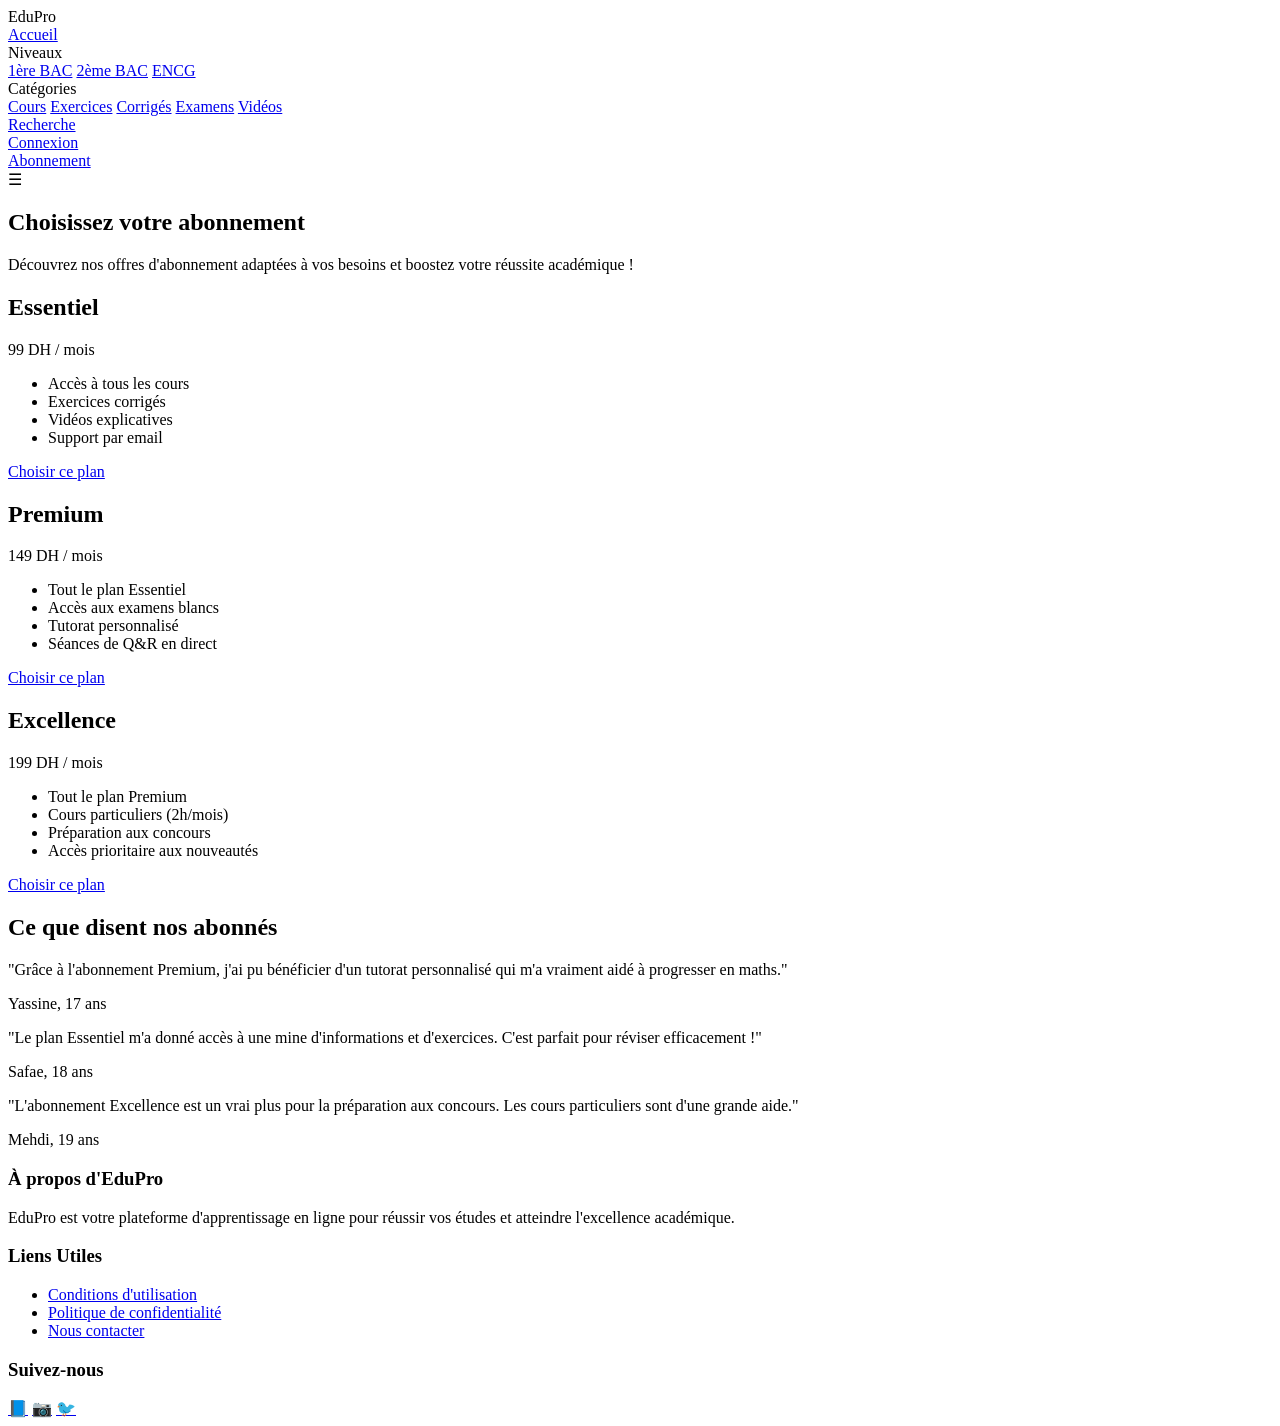
<file: abonnement.html>
<html lang="fr"><head><base href="https://fourou-shop.websim.ai/abonnement">
<title>EduPro - Abonnement</title>
<link rel="stylesheet" href="css/style.css">
</head>
<body>
  <header>
    <nav class="container">
      <div class="logo">EduPro</div>
      <div class="menu">
        <div class="menu-item">
          <a href="/">Accueil</a>
        </div>
        <div class="menu-item">
          Niveaux
          <div class="dropdown">
            <a href="/niveaux/1bac">1ère BAC</a>
            <a href="/niveaux/2bac">2ème BAC</a>
            <a href="/niveaux/encg">ENCG</a>
          </div>
        </div>
        <div class="menu-item">
          Catégories
          <div class="dropdown">
            <a href="/categories/cours">Cours</a>
            <a href="/categories/exercices">Exercices</a>
            <a href="/categories/corriges">Corrigés</a>
            <a href="/categories/examens">Examens</a>
            <a href="/categories/videos">Vidéos</a>
          </div>
        </div>
        <div class="menu-item">
          <a href="/recherche">Recherche</a>
        </div>
        <div class="menu-item" id="userMenu">
          <a href="/connexion">Connexion</a>
        </div>
      </div>
      <a href="/abonnement" class="subscription-btn">Abonnement</a>
      <div class="mobile-menu-toggle">☰</div>
    </nav>
  </header>

  <main class="container">
    <section class="subscription-section">
      <h1>Choisissez votre abonnement</h1>
      <p>Découvrez nos offres d'abonnement adaptées à vos besoins et boostez votre réussite académique !</p>
      
      <div class="subscription-plans">
        <div class="plan">
          <h2>Essentiel</h2>
          <div class="plan-price">99 DH / mois</div>
          <ul>
            <li>Accès à tous les cours</li>
            <li>Exercices corrigés</li>
            <li>Vidéos explicatives</li>
            <li>Support par email</li>
          </ul>
          <a href="#" class="plan-btn" onclick="subscribe('Essentiel')">Choisir ce plan</a>
        </div>
        
        <div class="plan">
          <h2>Premium</h2>
          <div class="plan-price">149 DH / mois</div>
          <ul>
            <li>Tout le plan Essentiel</li>
            <li>Accès aux examens blancs</li>
            <li>Tutorat personnalisé</li>
            <li>Séances de Q&amp;R en direct</li>
          </ul>
          <a href="#" class="plan-btn" onclick="subscribe('Premium')">Choisir ce plan</a>
        </div>
        
        <div class="plan">
          <h2>Excellence</h2>
          <div class="plan-price">199 DH / mois</div>
          <ul>
            <li>Tout le plan Premium</li>
            <li>Cours particuliers (2h/mois)</li>
            <li>Préparation aux concours</li>
            <li>Accès prioritaire aux nouveautés</li>
          </ul>
          <a href="#" class="plan-btn" onclick="subscribe('Excellence')">Choisir ce plan</a>
        </div>
      </div>
    </section>

    <section class="testimonials">
      <h2>Ce que disent nos abonnés</h2>
      <div class="testimonial">
        <p>"Grâce à l'abonnement Premium, j'ai pu bénéficier d'un tutorat personnalisé qui m'a vraiment aidé à progresser en maths."</p>
        <div class="student-name">Yassine, 17 ans</div>
      </div>
      <div class="testimonial">
        <p>"Le plan Essentiel m'a donné accès à une mine d'informations et d'exercices. C'est parfait pour réviser efficacement !"</p>
        <div class="student-name">Safae, 18 ans</div>
      </div>
      <div class="testimonial">
        <p>"L'abonnement Excellence est un vrai plus pour la préparation aux concours. Les cours particuliers sont d'une grande aide."</p>
        <div class="student-name">Mehdi, 19 ans</div>
      </div>
    </section>
  </main>

  <footer>
    <div class="container footer-content">
      <div class="footer-section">
        <h3>À propos d'EduPro</h3>
        <p>EduPro est votre plateforme d'apprentissage en ligne pour réussir vos études et atteindre l'excellence académique.</p>
      </div>
      <div class="footer-section">
        <h3>Liens Utiles</h3>
        <ul>
          <li><a href="/conditions">Conditions d'utilisation</a></li>
          <li><a href="/confidentialite">Politique de confidentialité</a></li>
          <li><a href="/contact">Nous contacter</a></li>
        </ul>
      </div>
      <div class="footer-section">
        <h3>Suivez-nous</h3>
        <div class="social-icons">
          <a href="https://facebook.com/eduPro" target="_blank">📘</a>
          <a href="https://instagram.com/edu_pro" target="_blank">📷</a>
          <a href="https://twitter.com/eduPro" target="_blank">🐦</a>
        </div>
      </div>
    </div>
  </footer>

  <script>
    let isLoggedIn = false;
    let hasSubscription = false;

    function updateUserMenu() {
      const userMenu = document.getElementById('userMenu');
      if (isLoggedIn) {
        userMenu.innerHTML = '<a href="/profil">Mon Profil</a>';
      } else {
        userMenu.innerHTML = '<a href="/connexion">Connexion</a>';
      }
    }

    function subscribe(plan) {
      if (!isLoggedIn) {
        alert('Veuillez vous connecter pour souscrire à un abonnement.');
        window.location.href = '/connexion';
        return;
      }

      // Simulate a subscription process
      setTimeout(() => {
        hasSubscription = true;
        alert(`Félicitations ! Vous êtes maintenant abonné au plan ${plan}. Profitez pleinement de votre apprentissage avec EduPro !`);
        window.location.href = '/';
      }, 1000);
    }

    // Mobile menu toggle
    const mobileMenuToggle = document.querySelector('.mobile-menu-toggle');
    const menu = document.querySelector('.menu');

    mobileMenuToggle.addEventListener('click', () => {
      menu.classList.toggle('active'); // Updated line
    });

    // Update user menu on page load
    updateUserMenu();
  </script>
</body></html>
</file>
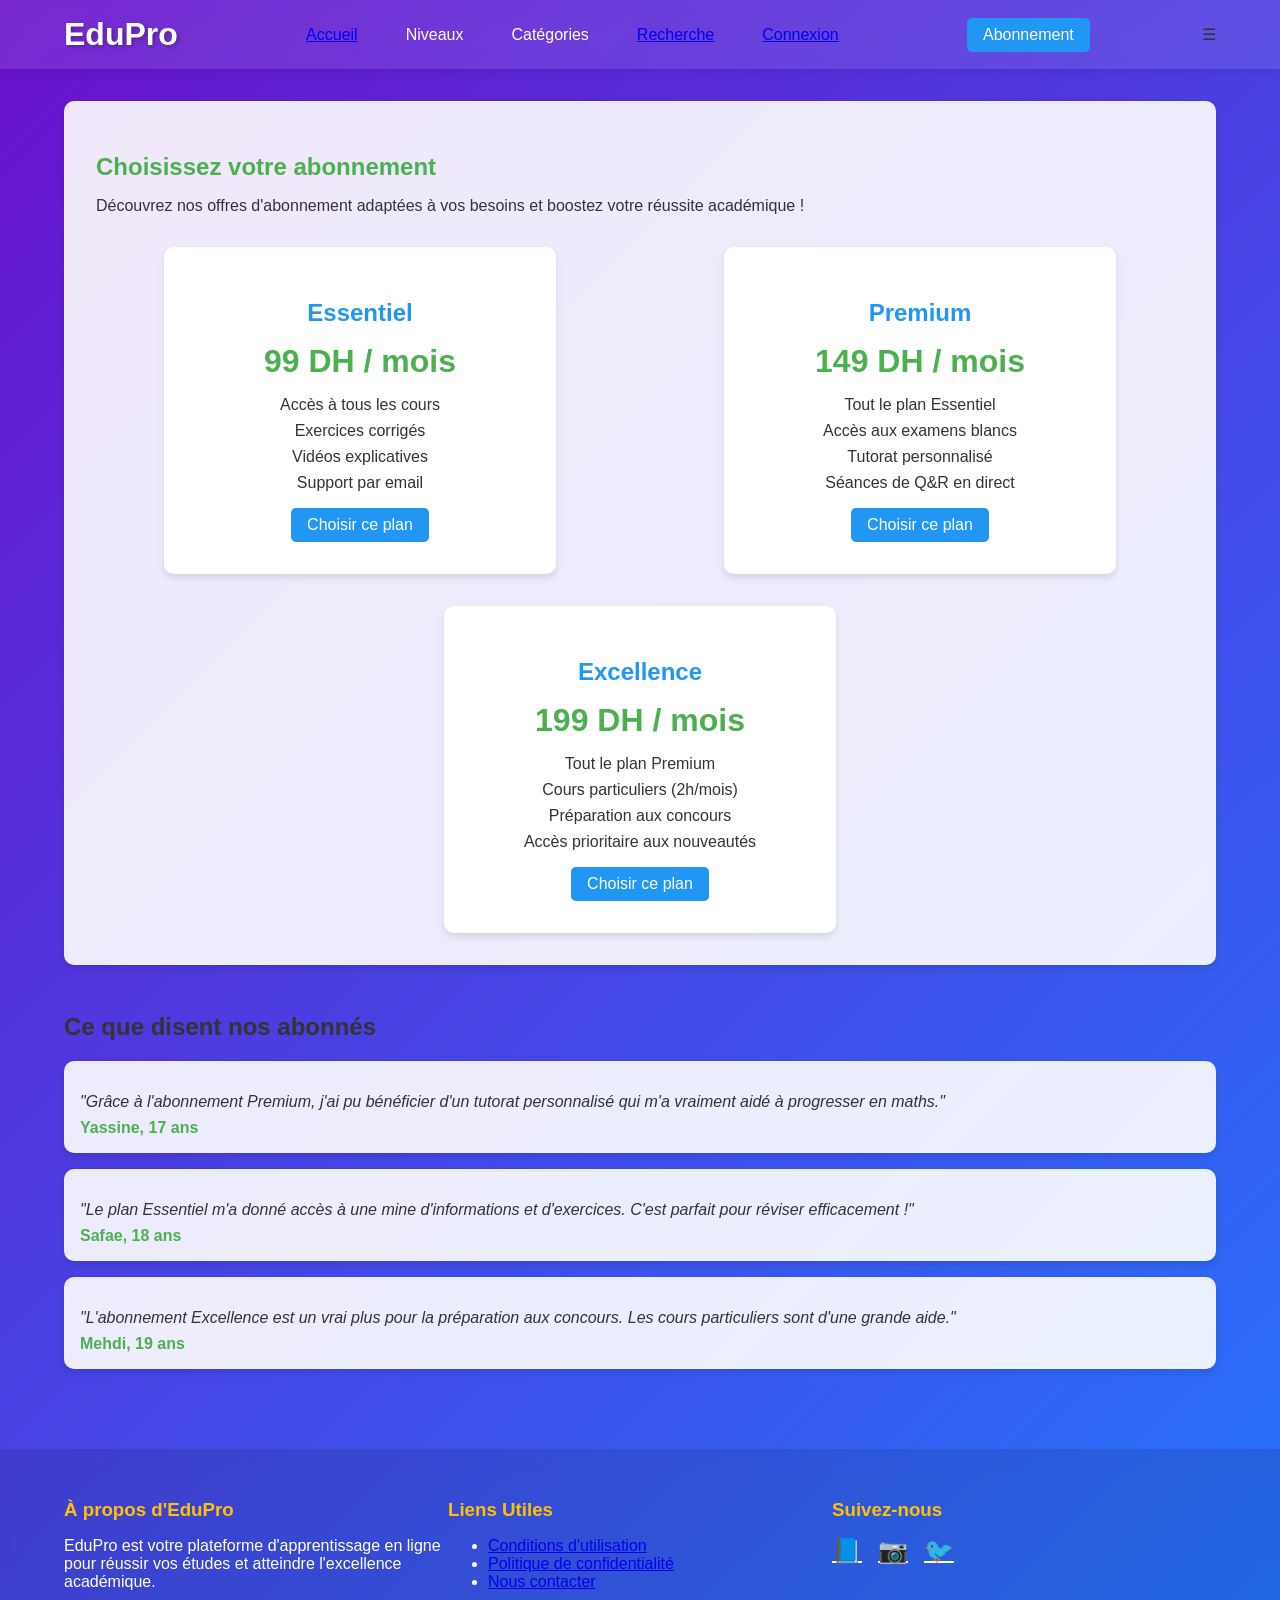
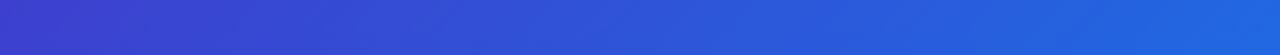
<file: abonnment.html>
<html><head><base href="https://fourou-shop.websim.ai/abonnement">
<title>EduPro - Abonnement</title>
<style>
:root {
  --primary-color: #4CAF50;
  --secondary-color: #FFC107;
  --accent-color: #2196F3;
  --text-color: #333333;
  --background-color: #F5F5F5;
  --gradient-start: #6A11CB;
  --gradient-end: #2575FC;
}

body {
  font-family: 'Roboto', sans-serif;
  background: linear-gradient(135deg, var(--gradient-start), var(--gradient-end));
  color: var(--text-color);
  margin: 0;
  padding: 0;
  min-height: 100vh;
  display: flex;
  flex-direction: column;
}

.container {
  width: 90%;
  max-width: 1200px;
  margin: 0 auto;
}

header {
  background: rgba(255, 255, 255, 0.1);
  backdrop-filter: blur(10px);
  position: sticky;
  top: 0;
  z-index: 1000;
  box-shadow: 0 2px 10px rgba(0,0,0,0.1);
}

nav {
  display: flex;
  justify-content: space-between;
  align-items: center;
  padding: 1rem 0;
}

.logo {
  font-size: 2rem;
  font-weight: bold;
  color: white;
  text-shadow: 2px 2px 4px rgba(0,0,0,0.3);
}

.menu {
  display: flex;
  gap: 1rem;
}

.menu-item {
  position: relative;
  padding: 0.5rem 1rem;
  cursor: pointer;
  transition: all 0.3s ease;
  color: white;
}

.menu-item:hover {
  background-color: rgba(255,255,255,0.2);
  border-radius: 5px;
}

.dropdown {
  position: absolute;
  top: 100%;
  left: 0;
  background: rgba(255, 255, 255, 0.9);
  backdrop-filter: blur(10px);
  min-width: 150px;
  border-radius: 5px;
  display: none;
  box-shadow: 0 2px 10px rgba(0,0,0,0.1);
}

.menu-item:hover .dropdown {
  display: block;
}

.dropdown a {
  display: block;
  padding: 0.5rem 1rem;
  color: var(--text-color);
  text-decoration: none;
}

.dropdown a:hover {
  background: rgba(0,0,0,0.1);
}

.subscription-btn {
  background-color: var(--accent-color);
  color: white;
  padding: 0.5rem 1rem;
  border-radius: 5px;
  text-decoration: none;
  transition: all 0.3s ease;
}

.subscription-btn:hover {
  background-color: #1976D2;
  transform: translateY(-2px);
}

main {
  flex-grow: 1;
  padding: 2rem 0;
}

.subscription-section {
  background: rgba(255, 255, 255, 0.9);
  border-radius: 10px;
  padding: 2rem;
  margin-bottom: 2rem;
  box-shadow: 0 4px 6px rgba(0, 0, 0, 0.1);
}

.subscription-section h1 {
  color: var(--primary-color);
  margin-bottom: 1rem;
}

.subscription-plans {
  display: flex;
  justify-content: space-around;
  flex-wrap: wrap;
  gap: 2rem;
  margin-top: 2rem;
}

.plan {
  background: white;
  border-radius: 10px;
  padding: 2rem;
  width: calc(33% - 2rem);
  min-width: 250px;
  box-shadow: 0 4px 6px rgba(0, 0, 0, 0.1);
  text-align: center;
  transition: transform 0.3s ease;
}

.plan:hover {
  transform: translateY(-5px);
}

.plan h2 {
  color: var(--accent-color);
  margin-bottom: 1rem;
}

.plan-price {
  font-size: 2rem;
  font-weight: bold;
  color: var(--primary-color);
  margin-bottom: 1rem;
}

.plan ul {
  list-style-type: none;
  padding: 0;
  margin-bottom: 1rem;
}

.plan li {
  margin-bottom: 0.5rem;
}

.plan-btn {
  background-color: var(--accent-color);
  color: white;
  padding: 0.5rem 1rem;
  border-radius: 5px;
  text-decoration: none;
  transition: all 0.3s ease;
  display: inline-block;
}

.plan-btn:hover {
  background-color: #1976D2;
  transform: translateY(-2px);
}

.testimonials {
  margin-top: 3rem;
}

.testimonial {
  background: rgba(255, 255, 255, 0.9);
  border-radius: 10px;
  padding: 1rem;
  margin-bottom: 1rem;
  box-shadow: 0 4px 6px rgba(0, 0, 0, 0.1);
}

.testimonial p {
  font-style: italic;
  margin-bottom: 0.5rem;
}

.testimonial .student-name {
  font-weight: bold;
  color: var(--primary-color);
}

footer {
  background: rgba(0, 0, 0, 0.1);
  backdrop-filter: blur(10px);
  padding: 2rem 0;
  margin-top: 2rem;
  color: white;
}

.footer-content {
  display: flex;
  justify-content: space-between;
  flex-wrap: wrap;
}

.footer-section {
  flex: 1;
  min-width: 200px;
  margin-bottom: 1rem;
}

.footer-section h3 {
  margin-bottom: 1rem;
  color: var(--secondary-color);
}

.social-icons {
  display: flex;
  gap: 1rem;
}

.social-icons a {
  color: white;
  font-size: 1.5rem;
  transition: color 0.3s ease;
}

.social-icons a:hover {
  color: var(--secondary-color);
}

@media (max-width: 768px) {
  .menu {
    display: none;
  }
  
  .mobile-menu-toggle {
    display: block;
    font-size: 1.5rem;
    cursor: pointer;
    color: white;
  }
  
  .footer-content {
    flex-direction: column;
  }

  .plan {
    width: 100%;
  }
}
</style>
</head>
<body>
  <header>
    <nav class="container">
      <div class="logo">EduPro</div>
      <div class="menu">
        <div class="menu-item">
          <a href="/">Accueil</a>
        </div>
        <div class="menu-item">
          Niveaux
          <div class="dropdown">
            <a href="/niveaux/1bac">1ère BAC</a>
            <a href="/niveaux/2bac">2ème BAC</a>
            <a href="/niveaux/encg">ENCG</a>
          </div>
        </div>
        <div class="menu-item">
          Catégories
          <div class="dropdown">
            <a href="/categories/cours">Cours</a>
            <a href="/categories/exercices">Exercices</a>
            <a href="/categories/corriges">Corrigés</a>
            <a href="/categories/examens">Examens</a>
            <a href="/categories/videos">Vidéos</a>
          </div>
        </div>
        <div class="menu-item">
          <a href="/recherche">Recherche</a>
        </div>
        <div class="menu-item" id="userMenu">
          <a href="/connexion">Connexion</a>
        </div>
      </div>
      <a href="/abonnement" class="subscription-btn">Abonnement</a>
      <div class="mobile-menu-toggle">☰</div>
    </nav>
  </header>

  <main class="container">
    <section class="subscription-section">
      <h1>Choisissez votre abonnement</h1>
      <p>Découvrez nos offres d'abonnement adaptées à vos besoins et boostez votre réussite académique !</p>
      
      <div class="subscription-plans">
        <div class="plan">
          <h2>Essentiel</h2>
          <div class="plan-price">99 DH / mois</div>
          <ul>
            <li>Accès à tous les cours</li>
            <li>Exercices corrigés</li>
            <li>Vidéos explicatives</li>
            <li>Support par email</li>
          </ul>
          <a href="#" class="plan-btn" onclick="subscribe('Essentiel')">Choisir ce plan</a>
        </div>
        
        <div class="plan">
          <h2>Premium</h2>
          <div class="plan-price">149 DH / mois</div>
          <ul>
            <li>Tout le plan Essentiel</li>
            <li>Accès aux examens blancs</li>
            <li>Tutorat personnalisé</li>
            <li>Séances de Q&amp;R en direct</li>
          </ul>
          <a href="#" class="plan-btn" onclick="subscribe('Premium')">Choisir ce plan</a>
        </div>
        
        <div class="plan">
          <h2>Excellence</h2>
          <div class="plan-price">199 DH / mois</div>
          <ul>
            <li>Tout le plan Premium</li>
            <li>Cours particuliers (2h/mois)</li>
            <li>Préparation aux concours</li>
            <li>Accès prioritaire aux nouveautés</li>
          </ul>
          <a href="#" class="plan-btn" onclick="subscribe('Excellence')">Choisir ce plan</a>
        </div>
      </div>
    </section>

    <section class="testimonials">
      <h2>Ce que disent nos abonnés</h2>
      <div class="testimonial">
        <p>"Grâce à l'abonnement Premium, j'ai pu bénéficier d'un tutorat personnalisé qui m'a vraiment aidé à progresser en maths."</p>
        <div class="student-name">Yassine, 17 ans</div>
      </div>
      <div class="testimonial">
        <p>"Le plan Essentiel m'a donné accès à une mine d'informations et d'exercices. C'est parfait pour réviser efficacement !"</p>
        <div class="student-name">Safae, 18 ans</div>
      </div>
      <div class="testimonial">
        <p>"L'abonnement Excellence est un vrai plus pour la préparation aux concours. Les cours particuliers sont d'une grande aide."</p>
        <div class="student-name">Mehdi, 19 ans</div>
      </div>
    </section>
  </main>

  <footer>
    <div class="container footer-content">
      <div class="footer-section">
        <h3>À propos d'EduPro</h3>
        <p>EduPro est votre plateforme d'apprentissage en ligne pour réussir vos études et atteindre l'excellence académique.</p>
      </div>
      <div class="footer-section">
        <h3>Liens Utiles</h3>
        <ul>
          <li><a href="/conditions">Conditions d'utilisation</a></li>
          <li><a href="/confidentialite">Politique de confidentialité</a></li>
          <li><a href="/contact">Nous contacter</a></li>
        </ul>
      </div>
      <div class="footer-section">
        <h3>Suivez-nous</h3>
        <div class="social-icons">
          <a href="https://facebook.com/eduPro" target="_blank">📘</a>
          <a href="https://instagram.com/edu_pro" target="_blank">📷</a>
          <a href="https://twitter.com/eduPro" target="_blank">🐦</a>
        </div>
      </div>
    </div>
  </footer>

  <script>
    let isLoggedIn = false;
    let hasSubscription = false;

    function updateUserMenu() {
      const userMenu = document.getElementById('userMenu');
      if (isLoggedIn) {
        userMenu.innerHTML = '<a href="/profil">Mon Profil</a>';
      } else {
        userMenu.innerHTML = '<a href="/connexion">Connexion</a>';
      }
    }

    function subscribe(plan) {
      if (!isLoggedIn) {
        alert('Veuillez vous connecter pour souscrire à un abonnement.');
        window.location.href = '/connexion';
        return;
      }

      // Simulate a subscription process
      setTimeout(() => {
        hasSubscription = true;
        alert(`Félicitations ! Vous êtes maintenant abonné au plan ${plan}. Profitez pleinement de votre apprentissage avec EduPro !`);
        window.location.href = '/';
      }, 1000);
    }

    // Mobile menu toggle
    const mobileMenuToggle = document.querySelector('.mobile-menu-toggle');
    const menu = document.querySelector('.menu');

    mobileMenuToggle.addEventListener('click', () => {
      menu.style.display = menu.style.display === 'flex' ? 'none' : 'flex';
    });

    // Update user menu on page load
    updateUserMenu();
  </script>
</body></html>
</file>
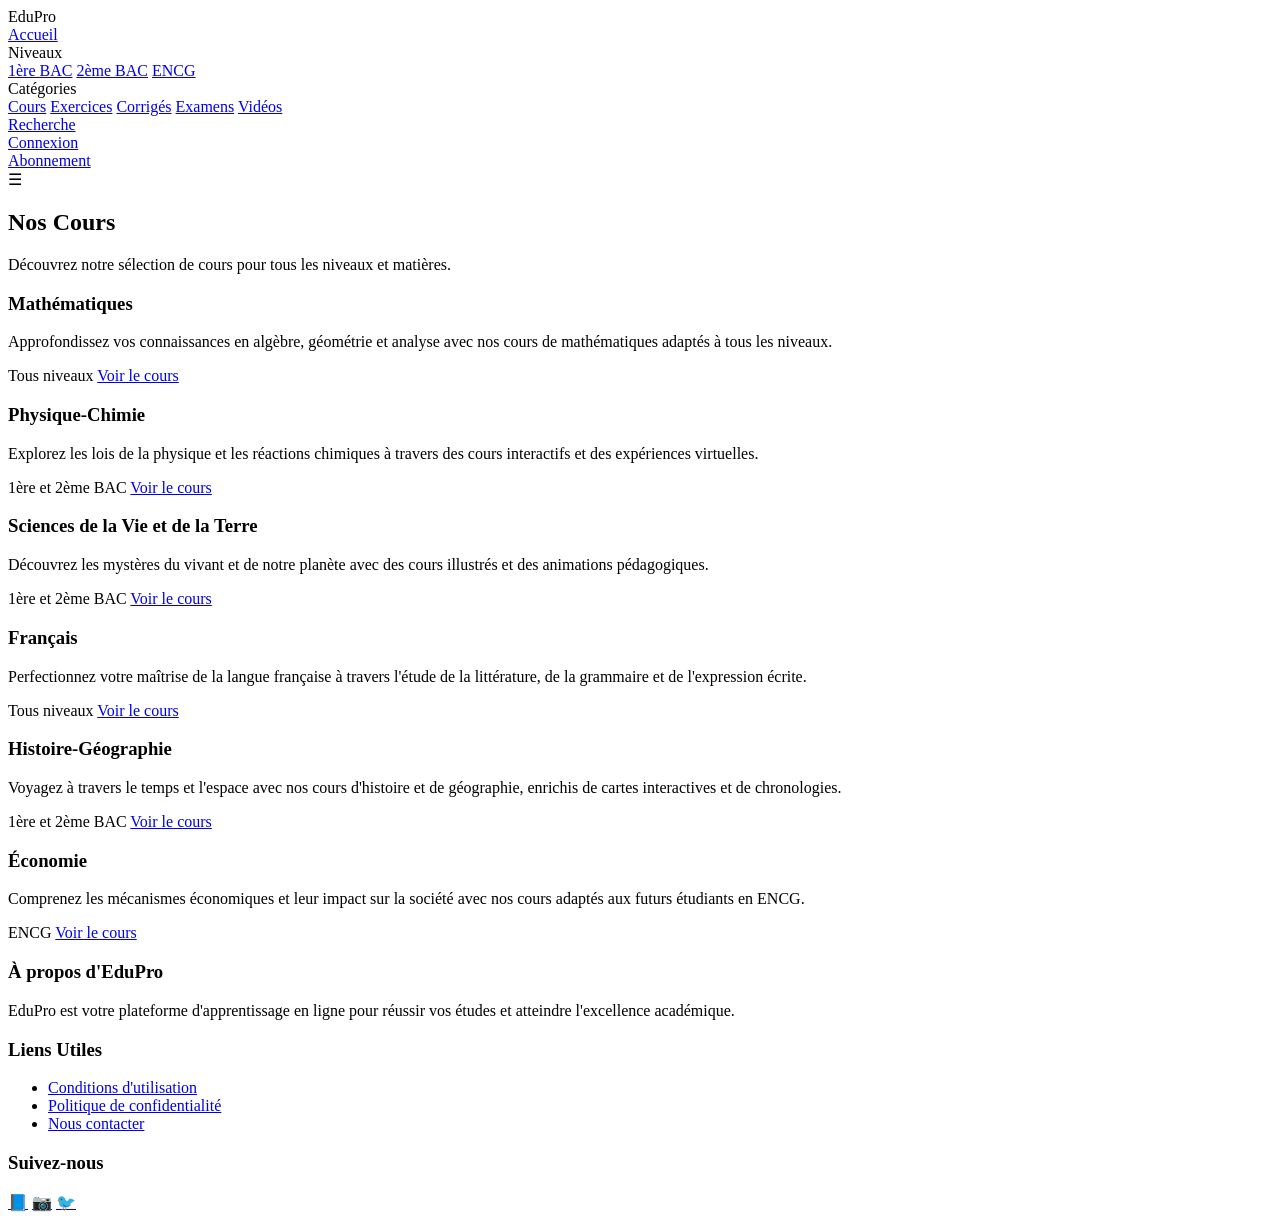
<file: categories-cours.html>
<html lang="fr"><head><base href="https://fourou-shop.websim.ai/categories/cours">
<title>EduPro - Cours</title>
<link rel="stylesheet" href="css/style.css">
</head>
<body>
  <header>
    <nav class="container">
      <div class="logo">EduPro</div>
      <div class="menu">
        <div class="menu-item">
          <a href="/">Accueil</a>
        </div>
        <div class="menu-item">
          Niveaux
          <div class="dropdown">
            <a href="/niveaux/1bac">1ère BAC</a>
            <a href="/niveaux/2bac">2ème BAC</a>
            <a href="/niveaux/encg">ENCG</a>
          </div>
        </div>
        <div class="menu-item">
          Catégories
          <div class="dropdown">
            <a href="/categories/cours">Cours</a>
            <a href="/categories/exercices">Exercices</a>
            <a href="/categories/corriges">Corrigés</a>
            <a href="/categories/examens">Examens</a>
            <a href="/categories/videos">Vidéos</a>
          </div>
        </div>
        <div class="menu-item">
          <a href="/recherche">Recherche</a>
        </div>
        <div class="menu-item" id="userMenu">
          <a href="/connexion">Connexion</a>
        </div>
      </div>
      <a href="/abonnement" class="subscription-btn">Abonnement</a>
      <div class="mobile-menu-toggle">☰</div>
    </nav>
  </header>

  <main class="container">
    <section class="courses-hero">
      <h1>Nos Cours</h1>
      <p>Découvrez notre sélection de cours pour tous les niveaux et matières.</p>
    </section>

    <section class="course-list">
      <div class="course-item">
        <h3>Mathématiques</h3>
        <p>Approfondissez vos connaissances en algèbre, géométrie et analyse avec nos cours de mathématiques adaptés à tous les niveaux.</p>
        <div class="course-meta">
          <span class="course-level">Tous niveaux</span>
          <a href="/cours/mathematiques" class="btn">Voir le cours</a>
        </div>
      </div>
      <div class="course-item">
        <h3>Physique-Chimie</h3>
        <p>Explorez les lois de la physique et les réactions chimiques à travers des cours interactifs et des expériences virtuelles.</p>
        <div class="course-meta">
          <span class="course-level">1ère et 2ème BAC</span>
          <a href="/cours/physique-chimie" class="btn">Voir le cours</a>
        </div>
      </div>
      <div class="course-item">
        <h3>Sciences de la Vie et de la Terre</h3>
        <p>Découvrez les mystères du vivant et de notre planète avec des cours illustrés et des animations pédagogiques.</p>
        <div class="course-meta">
          <span class="course-level">1ère et 2ème BAC</span>
          <a href="/cours/svt" class="btn">Voir le cours</a>
        </div>
      </div>
      <div class="course-item">
        <h3>Français</h3>
        <p>Perfectionnez votre maîtrise de la langue française à travers l'étude de la littérature, de la grammaire et de l'expression écrite.</p>
        <div class="course-meta">
          <span class="course-level">Tous niveaux</span>
          <a href="/cours/francais" class="btn">Voir le cours</a>
        </div>
      </div>
      <div class="course-item">
        <h3>Histoire-Géographie</h3>
        <p>Voyagez à travers le temps et l'espace avec nos cours d'histoire et de géographie, enrichis de cartes interactives et de chronologies.</p>
        <div class="course-meta">
          <span class="course-level">1ère et 2ème BAC</span>
          <a href="/cours/histoire-geographie" class="btn">Voir le cours</a>
        </div>
      </div>
      <div class="course-item">
        <h3>Économie</h3>
        <p>Comprenez les mécanismes économiques et leur impact sur la société avec nos cours adaptés aux futurs étudiants en ENCG.</p>
        <div class="course-meta">
          <span class="course-level">ENCG</span>
          <a href="/cours/economie" class="btn">Voir le cours</a>
        </div>
      </div>
    </section>
  </main>

  <footer>
    <div class="container footer-content">
      <div class="footer-section">
        <h3>À propos d'EduPro</h3>
        <p>EduPro est votre plateforme d'apprentissage en ligne pour réussir vos études et atteindre l'excellence académique.</p>
      </div>
      <div class="footer-section">
        <h3>Liens Utiles</h3>
        <ul>
          <li><a href="/conditions">Conditions d'utilisation</a></li>
          <li><a href="/confidentialite">Politique de confidentialité</a></li>
          <li><a href="/contact">Nous contacter</a></li>
        </ul>
      </div>
      <div class="footer-section">
        <h3>Suivez-nous</h3>
        <div class="social-icons">
          <a href="https://facebook.com/eduPro" target="_blank">📘</a>
          <a href="https://instagram.com/edu_pro" target="_blank">📷</a>
          <a href="https://twitter.com/eduPro" target="_blank">🐦</a>
        </div>
      </div>
    </div>
  </footer>

  <script>
    // Mobile menu toggle
    const mobileMenuToggle = document.querySelector('.mobile-menu-toggle');
    const menu = document.querySelector('.menu');

    mobileMenuToggle.addEventListener('click', () => {
      menu.classList.toggle('active'); // Updated line
    });

    // User authentication simulation
    let isLoggedIn = false;

    function updateUserMenu() {
      const userMenu = document.getElementById('userMenu');
      if (isLoggedIn) {
        userMenu.innerHTML = '<a href="/profil">Mon Profil</a>';
      } else {
        userMenu.innerHTML = '<a href="/connexion">Connexion</a>';
      }
    }

    // Call this function to update the menu when the user logs in or out
    updateUserMenu();

    // Simulated login function (for demonstration purposes)
    function simulateLogin() {
      isLoggedIn = true;
      updateUserMenu();
      alert('Vous êtes maintenant connecté !');
    }

    // Add this line to simulate login when clicking on the login link
    document.querySelector('#userMenu a').addEventListener('click', (e) => {
      if (!isLoggedIn) {
        e.preventDefault();
        simulateLogin();
      }
    });
  </script>
</body></html>
</file>
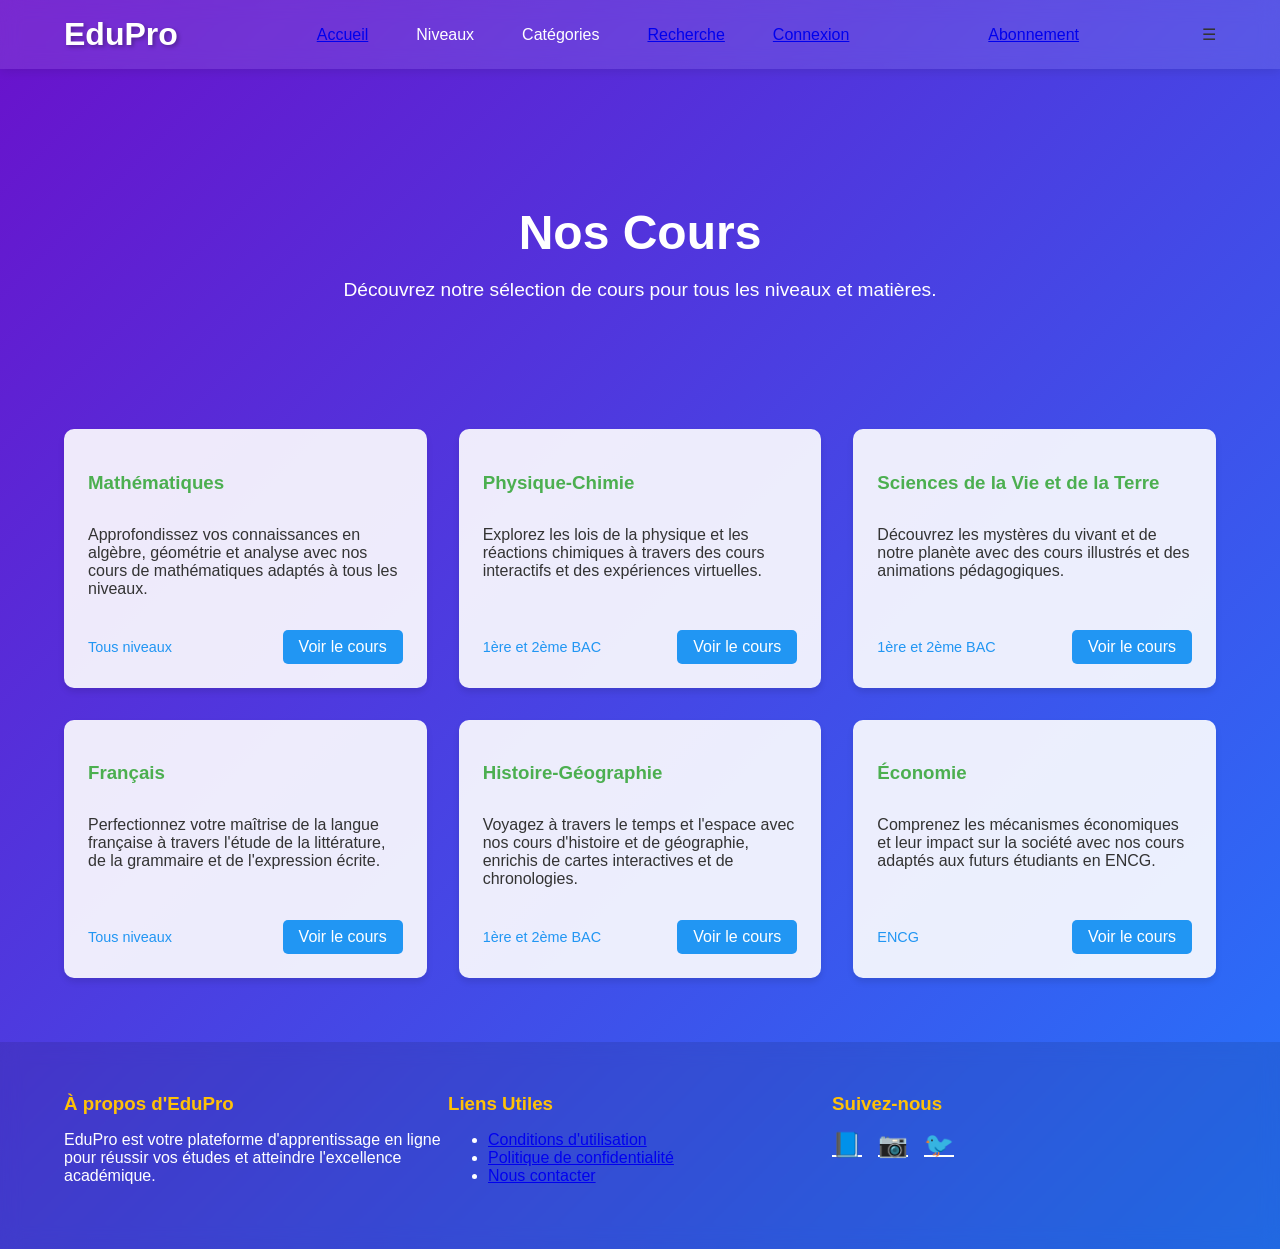
<file: Catégories-Nos Cours.html>
<html><head><base href="https://fourou-shop.websim.ai/categories/cours">
<title>EduPro - Cours</title>
<style>
:root {
  --primary-color: #4CAF50;
  --secondary-color: #FFC107;
  --accent-color: #2196F3;
  --text-color: #333333;
  --background-color: #F5F5F5;
  --gradient-start: #6A11CB;
  --gradient-end: #2575FC;
}

body {
  font-family: 'Roboto', sans-serif;
  background: linear-gradient(135deg, var(--gradient-start), var(--gradient-end));
  color: var(--text-color);
  margin: 0;
  padding: 0;
  min-height: 100vh;
  display: flex;
  flex-direction: column;
}

.container {
  width: 90%;
  max-width: 1200px;
  margin: 0 auto;
}

header {
  background: rgba(255, 255, 255, 0.1);
  backdrop-filter: blur(10px);
  position: sticky;
  top: 0;
  z-index: 1000;
  box-shadow: 0 2px 10px rgba(0,0,0,0.1);
}

nav {
  display: flex;
  justify-content: space-between;
  align-items: center;
  padding: 1rem 0;
}

.logo {
  font-size: 2rem;
  font-weight: bold;
  color: white;
  text-shadow: 2px 2px 4px rgba(0,0,0,0.3);
}

.menu {
  display: flex;
  gap: 1rem;
}

.menu-item {
  position: relative;
  padding: 0.5rem 1rem;
  cursor: pointer;
  transition: all 0.3s ease;
  color: white;
}

.menu-item:hover {
  background-color: rgba(255,255,255,0.2);
  border-radius: 5px;
}

.dropdown {
  position: absolute;
  top: 100%;
  left: 0;
  background: rgba(255, 255, 255, 0.9);
  backdrop-filter: blur(10px);
  min-width: 150px;
  border-radius: 5px;
  display: none;
  box-shadow: 0 2px 10px rgba(0,0,0,0.1);
}

.menu-item:hover .dropdown {
  display: block;
}

.dropdown a {
  display: block;
  padding: 0.5rem 1rem;
  color: var(--text-color);
  text-decoration: none;
}

.dropdown a:hover {
  background: rgba(0,0,0,0.1);
}

main {
  flex-grow: 1;
  padding: 2rem 0;
}

.courses-hero {
  text-align: center;
  color: white;
  padding: 4rem 0;
}

.courses-hero h1 {
  font-size: 3rem;
  margin-bottom: 1rem;
}

.courses-hero p {
  font-size: 1.2rem;
  margin-bottom: 2rem;
}

.course-list {
  display: grid;
  grid-template-columns: repeat(auto-fit, minmax(300px, 1fr));
  gap: 2rem;
  margin-top: 2rem;
}

.course-item {
  background-color: rgba(255, 255, 255, 0.9);
  border-radius: 10px;
  padding: 1.5rem;
  box-shadow: 0 4px 6px rgba(0, 0, 0, 0.1);
  transition: transform 0.3s ease;
  display: flex;
  flex-direction: column;
}

.course-item:hover {
  transform: translateY(-5px);
}

.course-item h3 {
  color: var(--primary-color);
  margin-bottom: 1rem;
}

.course-item p {
  margin-bottom: 1rem;
  flex-grow: 1;
}

.course-meta {
  display: flex;
  justify-content: space-between;
  align-items: center;
  margin-top: 1rem;
}

.course-level {
  font-size: 0.9rem;
  color: var(--accent-color);
}

.btn {
  display: inline-block;
  padding: 0.5rem 1rem;
  background-color: var(--accent-color);
  color: white;
  text-decoration: none;
  border-radius: 5px;
  transition: background-color 0.3s ease;
}

.btn:hover {
  background-color: #1976D2;
}

footer {
  background: rgba(0, 0, 0, 0.1);
  backdrop-filter: blur(10px);
  padding: 2rem 0;
  margin-top: 2rem;
  color: white;
}

.footer-content {
  display: flex;
  justify-content: space-between;
  flex-wrap: wrap;
}

.footer-section {
  flex: 1;
  min-width: 200px;
  margin-bottom: 1rem;
}

.footer-section h3 {
  margin-bottom: 1rem;
  color: var(--secondary-color);
}

.social-icons {
  display: flex;
  gap: 1rem;
}

.social-icons a {
  color: white;
  font-size: 1.5rem;
  transition: color 0.3s ease;
}

.social-icons a:hover {
  color: var(--secondary-color);
}

@media (max-width: 768px) {
  .menu {
    display: none;
  }
  
  .mobile-menu-toggle {
    display: block;
    font-size: 1.5rem;
    cursor: pointer;
    color: white;
  }
}
</style>
</head>
<body>
  <header>
    <nav class="container">
      <div class="logo">EduPro</div>
      <div class="menu">
        <div class="menu-item">
          <a href="/">Accueil</a>
        </div>
        <div class="menu-item">
          Niveaux
          <div class="dropdown">
            <a href="/niveaux/1bac">1ère BAC</a>
            <a href="/niveaux/2bac">2ème BAC</a>
            <a href="/niveaux/encg">ENCG</a>
          </div>
        </div>
        <div class="menu-item">
          Catégories
          <div class="dropdown">
            <a href="/categories/cours">Cours</a>
            <a href="/categories/exercices">Exercices</a>
            <a href="/categories/corriges">Corrigés</a>
            <a href="/categories/examens">Examens</a>
            <a href="/categories/videos">Vidéos</a>
          </div>
        </div>
        <div class="menu-item">
          <a href="/recherche">Recherche</a>
        </div>
        <div class="menu-item" id="userMenu">
          <a href="/connexion">Connexion</a>
        </div>
      </div>
      <a href="/abonnement" class="subscription-btn">Abonnement</a>
      <div class="mobile-menu-toggle">☰</div>
    </nav>
  </header>

  <main class="container">
    <section class="courses-hero">
      <h1>Nos Cours</h1>
      <p>Découvrez notre sélection de cours pour tous les niveaux et matières.</p>
    </section>

    <section class="course-list">
      <div class="course-item">
        <h3>Mathématiques</h3>
        <p>Approfondissez vos connaissances en algèbre, géométrie et analyse avec nos cours de mathématiques adaptés à tous les niveaux.</p>
        <div class="course-meta">
          <span class="course-level">Tous niveaux</span>
          <a href="/cours/mathematiques" class="btn">Voir le cours</a>
        </div>
      </div>
      <div class="course-item">
        <h3>Physique-Chimie</h3>
        <p>Explorez les lois de la physique et les réactions chimiques à travers des cours interactifs et des expériences virtuelles.</p>
        <div class="course-meta">
          <span class="course-level">1ère et 2ème BAC</span>
          <a href="/cours/physique-chimie" class="btn">Voir le cours</a>
        </div>
      </div>
      <div class="course-item">
        <h3>Sciences de la Vie et de la Terre</h3>
        <p>Découvrez les mystères du vivant et de notre planète avec des cours illustrés et des animations pédagogiques.</p>
        <div class="course-meta">
          <span class="course-level">1ère et 2ème BAC</span>
          <a href="/cours/svt" class="btn">Voir le cours</a>
        </div>
      </div>
      <div class="course-item">
        <h3>Français</h3>
        <p>Perfectionnez votre maîtrise de la langue française à travers l'étude de la littérature, de la grammaire et de l'expression écrite.</p>
        <div class="course-meta">
          <span class="course-level">Tous niveaux</span>
          <a href="/cours/francais" class="btn">Voir le cours</a>
        </div>
      </div>
      <div class="course-item">
        <h3>Histoire-Géographie</h3>
        <p>Voyagez à travers le temps et l'espace avec nos cours d'histoire et de géographie, enrichis de cartes interactives et de chronologies.</p>
        <div class="course-meta">
          <span class="course-level">1ère et 2ème BAC</span>
          <a href="/cours/histoire-geographie" class="btn">Voir le cours</a>
        </div>
      </div>
      <div class="course-item">
        <h3>Économie</h3>
        <p>Comprenez les mécanismes économiques et leur impact sur la société avec nos cours adaptés aux futurs étudiants en ENCG.</p>
        <div class="course-meta">
          <span class="course-level">ENCG</span>
          <a href="/cours/economie" class="btn">Voir le cours</a>
        </div>
      </div>
    </section>
  </main>

  <footer>
    <div class="container footer-content">
      <div class="footer-section">
        <h3>À propos d'EduPro</h3>
        <p>EduPro est votre plateforme d'apprentissage en ligne pour réussir vos études et atteindre l'excellence académique.</p>
      </div>
      <div class="footer-section">
        <h3>Liens Utiles</h3>
        <ul>
          <li><a href="/conditions">Conditions d'utilisation</a></li>
          <li><a href="/confidentialite">Politique de confidentialité</a></li>
          <li><a href="/contact">Nous contacter</a></li>
        </ul>
      </div>
      <div class="footer-section">
        <h3>Suivez-nous</h3>
        <div class="social-icons">
          <a href="https://facebook.com/eduPro" target="_blank">📘</a>
          <a href="https://instagram.com/edu_pro" target="_blank">📷</a>
          <a href="https://twitter.com/eduPro" target="_blank">🐦</a>
        </div>
      </div>
    </div>
  </footer>

  <script>
    // Mobile menu toggle
    const mobileMenuToggle = document.querySelector('.mobile-menu-toggle');
    const menu = document.querySelector('.menu');

    mobileMenuToggle.addEventListener('click', () => {
      menu.style.display = menu.style.display === 'flex' ? 'none' : 'flex';
    });

    // User authentication simulation
    let isLoggedIn = false;

    function updateUserMenu() {
      const userMenu = document.getElementById('userMenu');
      if (isLoggedIn) {
        userMenu.innerHTML = '<a href="/profil">Mon Profil</a>';
      } else {
        userMenu.innerHTML = '<a href="/connexion">Connexion</a>';
      }
    }

    // Call this function to update the menu when the user logs in or out
    updateUserMenu();

    // Simulated login function (for demonstration purposes)
    function simulateLogin() {
      isLoggedIn = true;
      updateUserMenu();
      alert('Vous êtes maintenant connecté !');
    }

    // Add this line to simulate login when clicking on the login link
    document.querySelector('#userMenu a').addEventListener('click', (e) => {
      if (!isLoggedIn) {
        e.preventDefault();
        simulateLogin();
      }
    });
  </script>
</body></html>
</file>
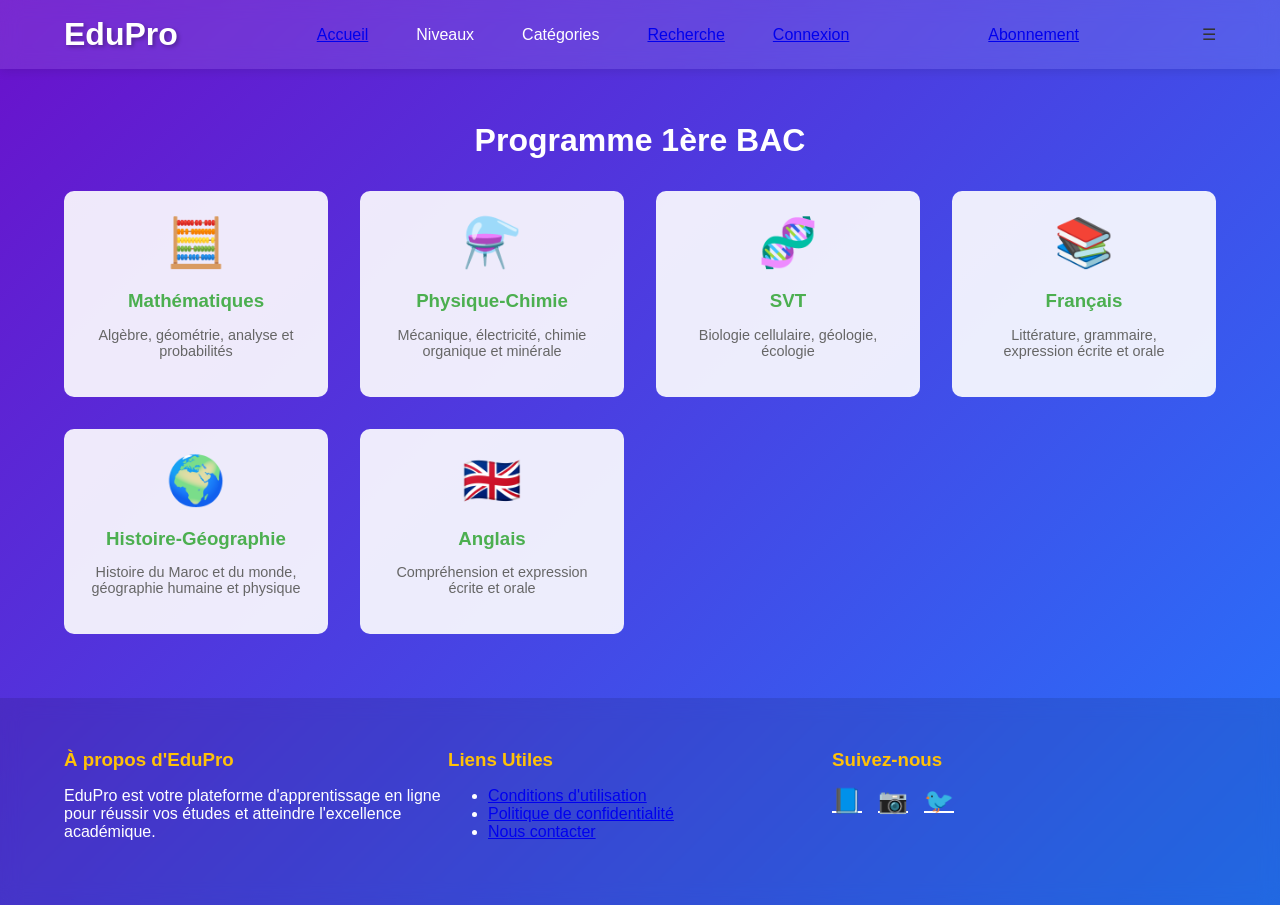
<file: NIVEAU-Programme 1ère BAC.html>
<html><head><base href="https://fourou-shop.websim.ai/niveaux/1bac">
<title>EduPro - 1ère BAC</title>
<style>
:root {
  --primary-color: #4CAF50;
  --secondary-color: #FFC107;
  --accent-color: #2196F3;
  --text-color: #333333;
  --background-color: #F5F5F5;
  --gradient-start: #6A11CB;
  --gradient-end: #2575FC;
}

body {
  font-family: 'Roboto', sans-serif;
  background: linear-gradient(135deg, var(--gradient-start), var(--gradient-end));
  color: var(--text-color);
  margin: 0;
  padding: 0;
  min-height: 100vh;
  display: flex;
  flex-direction: column;
}

.container {
  width: 90%;
  max-width: 1200px;
  margin: 0 auto;
}

header {
  background: rgba(255, 255, 255, 0.1);
  backdrop-filter: blur(10px);
  position: sticky;
  top: 0;
  z-index: 1000;
  box-shadow: 0 2px 10px rgba(0,0,0,0.1);
}

nav {
  display: flex;
  justify-content: space-between;
  align-items: center;
  padding: 1rem 0;
}

.logo {
  font-size: 2rem;
  font-weight: bold;
  color: white;
  text-shadow: 2px 2px 4px rgba(0,0,0,0.3);
}

.menu {
  display: flex;
  gap: 1rem;
}

.menu-item {
  position: relative;
  padding: 0.5rem 1rem;
  cursor: pointer;
  transition: all 0.3s ease;
  color: white;
}

.menu-item:hover {
  background-color: rgba(255,255,255,0.2);
  border-radius: 5px;
}

.dropdown {
  position: absolute;
  top: 100%;
  left: 0;
  background: rgba(255, 255, 255, 0.9);
  backdrop-filter: blur(10px);
  min-width: 150px;
  border-radius: 5px;
  display: none;
  box-shadow: 0 2px 10px rgba(0,0,0,0.1);
}

.menu-item:hover .dropdown {
  display: block;
}

.dropdown a {
  display: block;
  padding: 0.5rem 1rem;
  color: var(--text-color);
  text-decoration: none;
}

.dropdown a:hover {
  background: rgba(0,0,0,0.1);
}

main {
  flex-grow: 1;
  padding: 2rem 0;
}

h1 {
  color: white;
  text-align: center;
  margin-bottom: 2rem;
}

.subjects-grid {
  display: grid;
  grid-template-columns: repeat(auto-fit, minmax(250px, 1fr));
  gap: 2rem;
}

.subject-card {
  background-color: rgba(255, 255, 255, 0.9);
  border-radius: 10px;
  padding: 1.5rem;
  text-align: center;
  transition: transform 0.3s ease, box-shadow 0.3s ease;
  cursor: pointer;
}

.subject-card:hover {
  transform: translateY(-5px);
  box-shadow: 0 10px 20px rgba(0,0,0,0.1);
}

.subject-icon {
  font-size: 3rem;
  margin-bottom: 1rem;
}

.subject-card h3 {
  color: var(--primary-color);
  margin-bottom: 0.5rem;
}

.subject-card p {
  font-size: 0.9rem;
  color: #666;
}

footer {
  background: rgba(0, 0, 0, 0.1);
  backdrop-filter: blur(10px);
  padding: 2rem 0;
  margin-top: 2rem;
  color: white;
}

.footer-content {
  display: flex;
  justify-content: space-between;
  flex-wrap: wrap;
}

.footer-section {
  flex: 1;
  min-width: 200px;
  margin-bottom: 1rem;
}

.footer-section h3 {
  margin-bottom: 1rem;
  color: var(--secondary-color);
}

.social-icons {
  display: flex;
  gap: 1rem;
}

.social-icons a {
  color: white;
  font-size: 1.5rem;
  transition: color 0.3s ease;
}

.social-icons a:hover {
  color: var(--secondary-color);
}

@media (max-width: 768px) {
  .menu {
    display: none;
  }
  
  .mobile-menu-toggle {
    display: block;
    font-size: 1.5rem;
    cursor: pointer;
    color: white;
  }
}
</style>
</head>
<body>
  <header>
    <nav class="container">
      <div class="logo">EduPro</div>
      <div class="menu">
        <div class="menu-item">
          <a href="/">Accueil</a>
        </div>
        <div class="menu-item">
          Niveaux
          <div class="dropdown">
            <a href="/niveaux/1bac">1ère BAC</a>
            <a href="/niveaux/2bac">2ème BAC</a>
            <a href="/niveaux/encg">ENCG</a>
          </div>
        </div>
        <div class="menu-item">
          Catégories
          <div class="dropdown">
            <a href="/categories/cours">Cours</a>
            <a href="/categories/exercices">Exercices</a>
            <a href="/categories/corriges">Corrigés</a>
            <a href="/categories/examens">Examens</a>
            <a href="/categories/videos">Vidéos</a>
          </div>
        </div>
        <div class="menu-item">
          <a href="/recherche">Recherche</a>
        </div>
        <div class="menu-item" id="userMenu">
          <a href="/connexion">Connexion</a>
        </div>
      </div>
      <a href="/abonnement" class="subscription-btn">Abonnement</a>
      <div class="mobile-menu-toggle">☰</div>
    </nav>
  </header>

  <main class="container">
    <h1>Programme 1ère BAC</h1>
    <div class="subjects-grid">
      <div class="subject-card" onclick="location.href='/niveaux/1bac/mathematiques'">
        <div class="subject-icon">🧮</div>
        <h3>Mathématiques</h3>
        <p>Algèbre, géométrie, analyse et probabilités</p>
      </div>
      <div class="subject-card" onclick="location.href='/niveaux/1bac/physique-chimie'">
        <div class="subject-icon">⚗️</div>
        <h3>Physique-Chimie</h3>
        <p>Mécanique, électricité, chimie organique et minérale</p>
      </div>
      <div class="subject-card" onclick="location.href='/niveaux/1bac/svt'">
        <div class="subject-icon">🧬</div>
        <h3>SVT</h3>
        <p>Biologie cellulaire, géologie, écologie</p>
      </div>
      <div class="subject-card" onclick="location.href='/niveaux/1bac/francais'">
        <div class="subject-icon">📚</div>
        <h3>Français</h3>
        <p>Littérature, grammaire, expression écrite et orale</p>
      </div>
      <div class="subject-card" onclick="location.href='/niveaux/1bac/histoire-geographie'">
        <div class="subject-icon">🌍</div>
        <h3>Histoire-Géographie</h3>
        <p>Histoire du Maroc et du monde, géographie humaine et physique</p>
      </div>
      <div class="subject-card" onclick="location.href='/niveaux/1bac/anglais'">
        <div class="subject-icon">🇬🇧</div>
        <h3>Anglais</h3>
        <p>Compréhension et expression écrite et orale</p>
      </div>
    </div>
  </main>

  <footer>
    <div class="container footer-content">
      <div class="footer-section">
        <h3>À propos d'EduPro</h3>
        <p>EduPro est votre plateforme d'apprentissage en ligne pour réussir vos études et atteindre l'excellence académique.</p>
      </div>
      <div class="footer-section">
        <h3>Liens Utiles</h3>
        <ul>
          <li><a href="/conditions">Conditions d'utilisation</a></li>
          <li><a href="/confidentialite">Politique de confidentialité</a></li>
          <li><a href="/contact">Nous contacter</a></li>
        </ul>
      </div>
      <div class="footer-section">
        <h3>Suivez-nous</h3>
        <div class="social-icons">
          <a href="https://facebook.com/eduPro" target="_blank">📘</a>
          <a href="https://instagram.com/edu_pro" target="_blank">📷</a>
          <a href="https://twitter.com/eduPro" target="_blank">🐦</a>
        </div>
      </div>
    </div>
  </footer>

  <script>
    // Mobile menu toggle
    const mobileMenuToggle = document.querySelector('.mobile-menu-toggle');
    const menu = document.querySelector('.menu');

    mobileMenuToggle.addEventListener('click', () => {
      menu.style.display = menu.style.display === 'flex' ? 'none' : 'flex';
    });

    // User authentication simulation
    let isLoggedIn = false;

    function updateUserMenu() {
      const userMenu = document.getElementById('userMenu');
      if (isLoggedIn) {
        userMenu.innerHTML = '<a href="/profil">Mon Profil</a>';
      } else {
        userMenu.innerHTML = '<a href="/connexion">Connexion</a>';
      }
    }

    // Call this function to update the menu when the user logs in or out
    updateUserMenu();

    // Simulated login function (for demonstration purposes)
    function simulateLogin() {
      isLoggedIn = true;
      updateUserMenu();
      alert('Vous êtes maintenant connecté !');
    }

    // Add this line to simulate login when clicking on the login link
    document.querySelector('#userMenu a').addEventListener('click', (e) => {
      if (!isLoggedIn) {
        e.preventDefault();
        simulateLogin();
      }
    });
  </script>
</body></html>
</file>
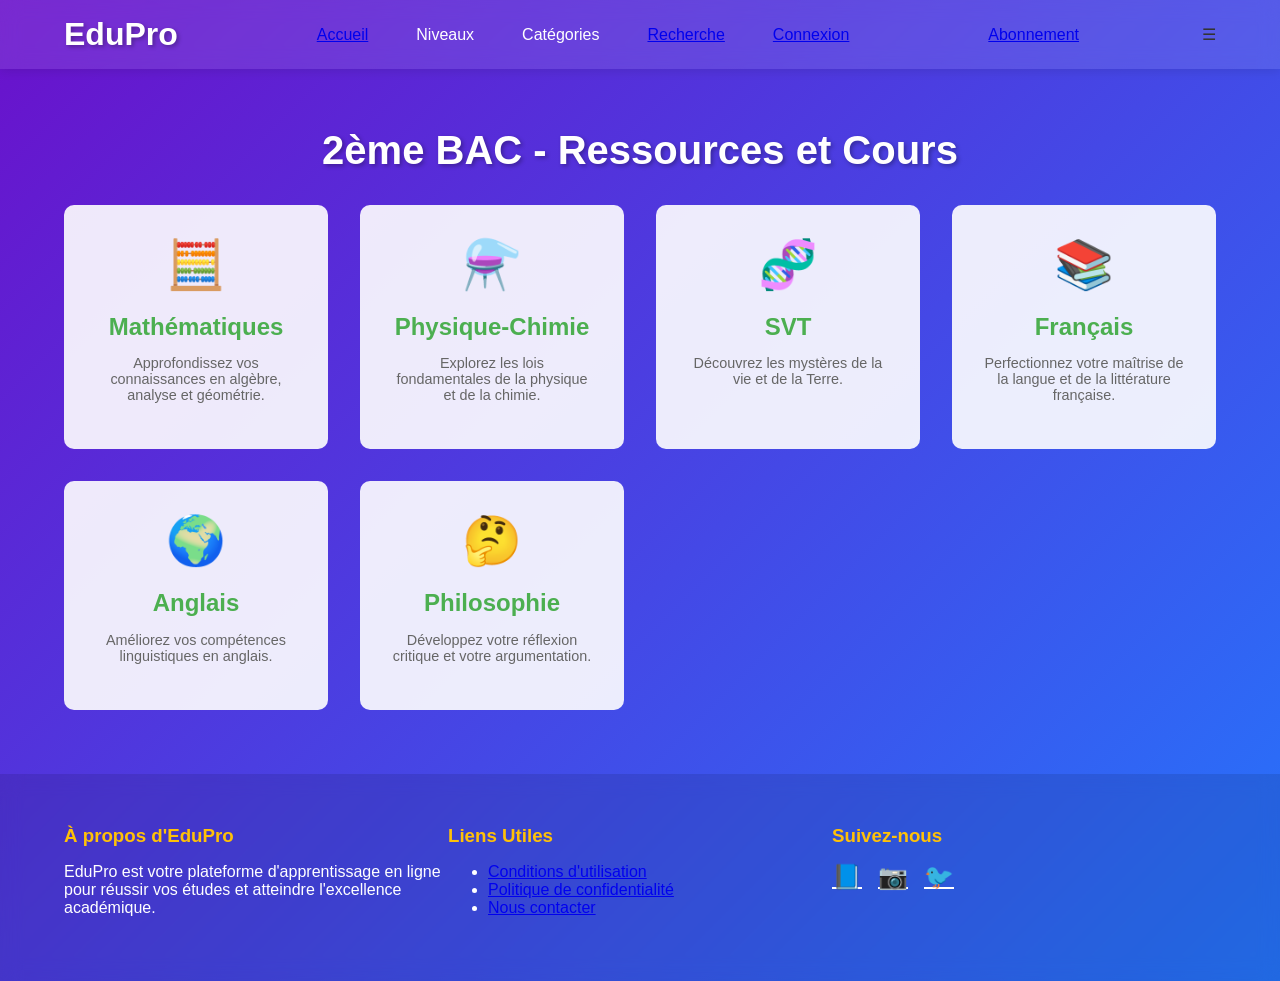
<file: NIVEAU-programme 2ème BAC.html>
<html><head><base href="https://fourou-shop.websim.ai/niveaux/2bac">
<title>EduPro - 2ème BAC</title>
<style>
:root {
  --primary-color: #4CAF50;
  --secondary-color: #FFC107;
  --accent-color: #2196F3;
  --text-color: #333333;
  --background-color: #F5F5F5;
  --gradient-start: #6A11CB;
  --gradient-end: #2575FC;
}

body {
  font-family: 'Roboto', sans-serif;
  background: linear-gradient(135deg, var(--gradient-start), var(--gradient-end));
  color: var(--text-color);
  margin: 0;
  padding: 0;
  min-height: 100vh;
  display: flex;
  flex-direction: column;
}

.container {
  width: 90%;
  max-width: 1200px;
  margin: 0 auto;
}

header {
  background: rgba(255, 255, 255, 0.1);
  backdrop-filter: blur(10px);
  position: sticky;
  top: 0;
  z-index: 1000;
  box-shadow: 0 2px 10px rgba(0,0,0,0.1);
}

nav {
  display: flex;
  justify-content: space-between;
  align-items: center;
  padding: 1rem 0;
}

.logo {
  font-size: 2rem;
  font-weight: bold;
  color: white;
  text-shadow: 2px 2px 4px rgba(0,0,0,0.3);
}

.menu {
  display: flex;
  gap: 1rem;
}

.menu-item {
  position: relative;
  padding: 0.5rem 1rem;
  cursor: pointer;
  transition: all 0.3s ease;
  color: white;
}

.menu-item:hover {
  background-color: rgba(255,255,255,0.2);
  border-radius: 5px;
}

.dropdown {
  position: absolute;
  top: 100%;
  left: 0;
  background: rgba(255, 255, 255, 0.9);
  backdrop-filter: blur(10px);
  min-width: 150px;
  border-radius: 5px;
  display: none;
  box-shadow: 0 2px 10px rgba(0,0,0,0.1);
}

.menu-item:hover .dropdown {
  display: block;
}

.dropdown a {
  display: block;
  padding: 0.5rem 1rem;
  color: var(--text-color);
  text-decoration: none;
}

.dropdown a:hover {
  background: rgba(0,0,0,0.1);
}

main {
  flex-grow: 1;
  padding: 2rem 0;
}

.page-title {
  color: white;
  text-align: center;
  margin-bottom: 2rem;
  font-size: 2.5rem;
  text-shadow: 2px 2px 4px rgba(0,0,0,0.3);
}

.subjects-grid {
  display: grid;
  grid-template-columns: repeat(auto-fit, minmax(250px, 1fr));
  gap: 2rem;
}

.subject-card {
  background-color: rgba(255, 255, 255, 0.9);
  border-radius: 10px;
  padding: 2rem;
  text-align: center;
  transition: transform 0.3s ease, box-shadow 0.3s ease;
  cursor: pointer;
}

.subject-card:hover {
  transform: translateY(-5px);
  box-shadow: 0 10px 20px rgba(0,0,0,0.2);
}

.subject-icon {
  font-size: 3rem;
  margin-bottom: 1rem;
}

.subject-title {
  font-size: 1.5rem;
  color: var(--primary-color);
  margin-bottom: 0.5rem;
}

.subject-description {
  font-size: 0.9rem;
  color: #666;
}

footer {
  background: rgba(0, 0, 0, 0.1);
  backdrop-filter: blur(10px);
  padding: 2rem 0;
  margin-top: 2rem;
  color: white;
}

.footer-content {
  display: flex;
  justify-content: space-between;
  flex-wrap: wrap;
}

.footer-section {
  flex: 1;
  min-width: 200px;
  margin-bottom: 1rem;
}

.footer-section h3 {
  margin-bottom: 1rem;
  color: var(--secondary-color);
}

.social-icons {
  display: flex;
  gap: 1rem;
}

.social-icons a {
  color: white;
  font-size: 1.5rem;
  transition: color 0.3s ease;
}

.social-icons a:hover {
  color: var(--secondary-color);
}

@media (max-width: 768px) {
  .menu {
    display: none;
  }
  
  .mobile-menu-toggle {
    display: block;
    font-size: 1.5rem;
    cursor: pointer;
    color: white;
  }
}
</style>
</head>
<body>
  <header>
    <nav class="container">
      <div class="logo">EduPro</div>
      <div class="menu">
        <div class="menu-item">
          <a href="/">Accueil</a>
        </div>
        <div class="menu-item">
          Niveaux
          <div class="dropdown">
            <a href="/niveaux/1bac">1ère BAC</a>
            <a href="/niveaux/2bac">2ème BAC</a>
            <a href="/niveaux/encg">ENCG</a>
          </div>
        </div>
        <div class="menu-item">
          Catégories
          <div class="dropdown">
            <a href="/categories/cours">Cours</a>
            <a href="/categories/exercices">Exercices</a>
            <a href="/categories/corriges">Corrigés</a>
            <a href="/categories/examens">Examens</a>
            <a href="/categories/videos">Vidéos</a>
          </div>
        </div>
        <div class="menu-item">
          <a href="/recherche">Recherche</a>
        </div>
        <div class="menu-item" id="userMenu">
          <a href="/connexion">Connexion</a>
        </div>
      </div>
      <a href="/abonnement" class="subscription-btn">Abonnement</a>
      <div class="mobile-menu-toggle">☰</div>
    </nav>
  </header>

  <main class="container">
    <h1 class="page-title">2ème BAC - Ressources et Cours</h1>
    
    <div class="subjects-grid">
      <div class="subject-card" onclick="location.href='/niveaux/2bac/mathematiques'">
        <div class="subject-icon">🧮</div>
        <h2 class="subject-title">Mathématiques</h2>
        <p class="subject-description">Approfondissez vos connaissances en algèbre, analyse et géométrie.</p>
      </div>
      
      <div class="subject-card" onclick="location.href='/niveaux/2bac/physique-chimie'">
        <div class="subject-icon">⚗️</div>
        <h2 class="subject-title">Physique-Chimie</h2>
        <p class="subject-description">Explorez les lois fondamentales de la physique et de la chimie.</p>
      </div>
      
      <div class="subject-card" onclick="location.href='/niveaux/2bac/svt'">
        <div class="subject-icon">🧬</div>
        <h2 class="subject-title">SVT</h2>
        <p class="subject-description">Découvrez les mystères de la vie et de la Terre.</p>
      </div>
      
      <div class="subject-card" onclick="location.href='/niveaux/2bac/francais'">
        <div class="subject-icon">📚</div>
        <h2 class="subject-title">Français</h2>
        <p class="subject-description">Perfectionnez votre maîtrise de la langue et de la littérature française.</p>
      </div>
      
      <div class="subject-card" onclick="location.href='/niveaux/2bac/anglais'">
        <div class="subject-icon">🌍</div>
        <h2 class="subject-title">Anglais</h2>
        <p class="subject-description">Améliorez vos compétences linguistiques en anglais.</p>
      </div>
      
      <div class="subject-card" onclick="location.href='/niveaux/2bac/philosophie'">
        <div class="subject-icon">🤔</div>
        <h2 class="subject-title">Philosophie</h2>
        <p class="subject-description">Développez votre réflexion critique et votre argumentation.</p>
      </div>
    </div>
  </main>

  <footer>
    <div class="container footer-content">
      <div class="footer-section">
        <h3>À propos d'EduPro</h3>
        <p>EduPro est votre plateforme d'apprentissage en ligne pour réussir vos études et atteindre l'excellence académique.</p>
      </div>
      <div class="footer-section">
        <h3>Liens Utiles</h3>
        <ul>
          <li><a href="/conditions">Conditions d'utilisation</a></li>
          <li><a href="/confidentialite">Politique de confidentialité</a></li>
          <li><a href="/contact">Nous contacter</a></li>
        </ul>
      </div>
      <div class="footer-section">
        <h3>Suivez-nous</h3>
        <div class="social-icons">
          <a href="https://facebook.com/eduPro" target="_blank">📘</a>
          <a href="https://instagram.com/edu_pro" target="_blank">📷</a>
          <a href="https://twitter.com/eduPro" target="_blank">🐦</a>
        </div>
      </div>
    </div>
  </footer>

  <script>
    // Mobile menu toggle
    const mobileMenuToggle = document.querySelector('.mobile-menu-toggle');
    const menu = document.querySelector('.menu');

    mobileMenuToggle.addEventListener('click', () => {
      menu.style.display = menu.style.display === 'flex' ? 'none' : 'flex';
    });

    // User authentication simulation
    let isLoggedIn = false;

    function updateUserMenu() {
      const userMenu = document.getElementById('userMenu');
      if (isLoggedIn) {
        userMenu.innerHTML = '<a href="/profil">Mon Profil</a>';
      } else {
        userMenu.innerHTML = '<a href="/connexion">Connexion</a>';
      }
    }

    // Call this function to update the menu when the user logs in or out
    updateUserMenu();

    // Simulated login function (for demonstration purposes)
    function simulateLogin() {
      isLoggedIn = true;
      updateUserMenu();
      alert('Vous êtes maintenant connecté !');
    }

    // Add this line to simulate login when clicking on the login link
    document.querySelector('#userMenu a').addEventListener('click', (e) => {
      if (!isLoggedIn) {
        e.preventDefault();
        simulateLogin();
      }
    });
  </script>
</body></html>
</file>
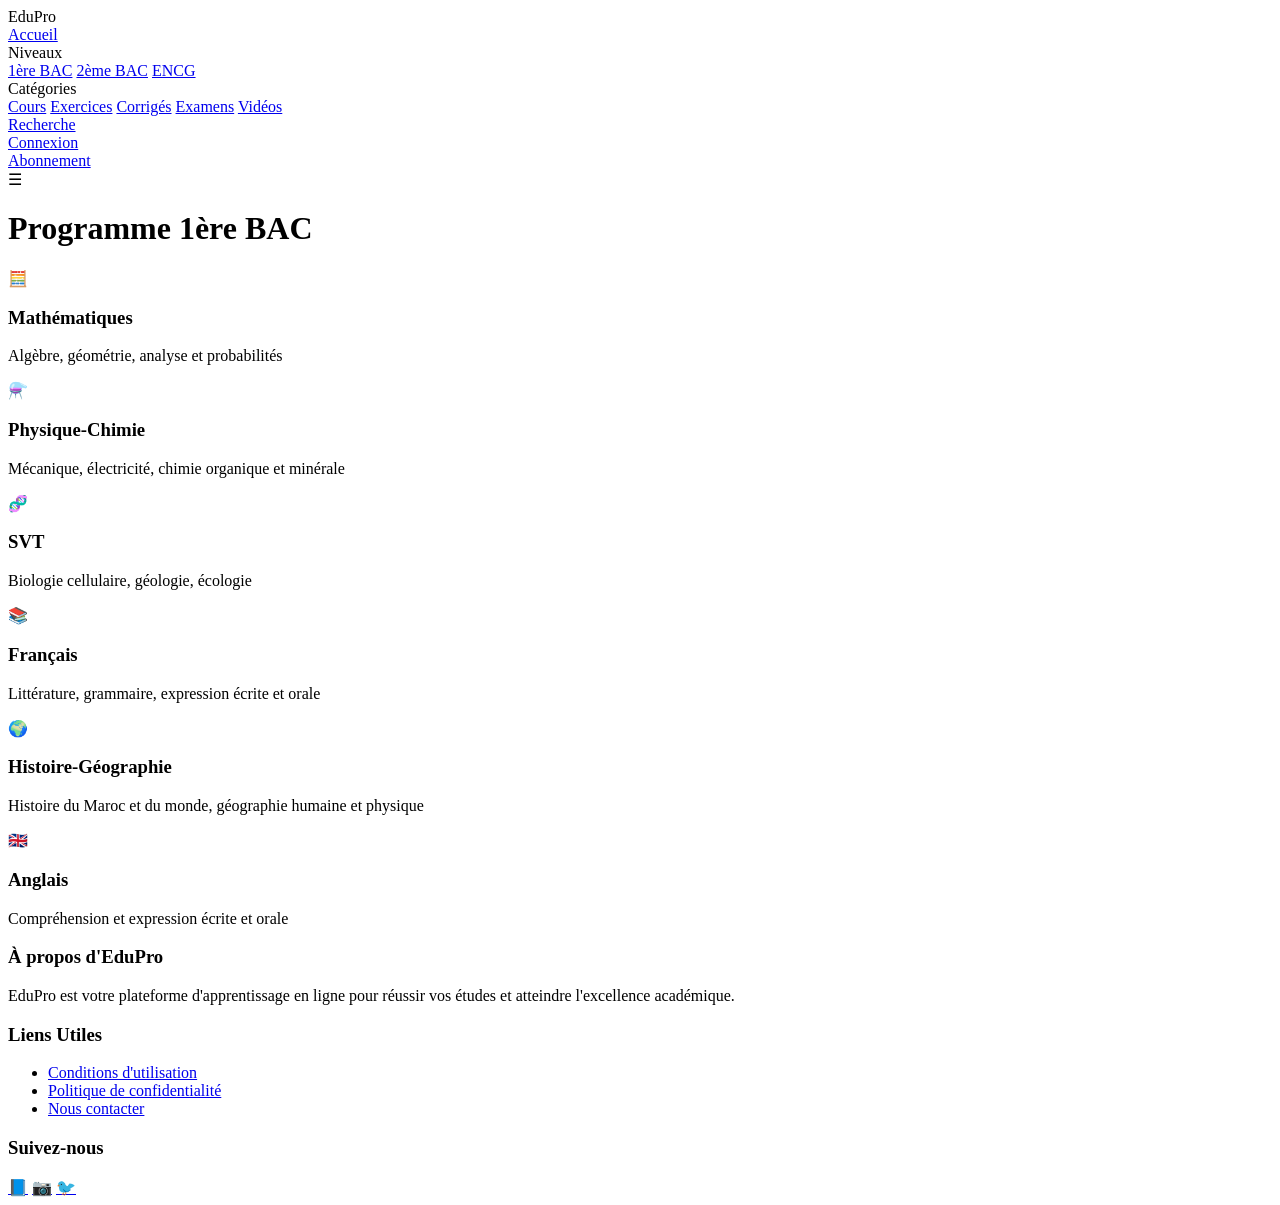
<file: niveau-programme-1bac.html>
<html lang="fr"><head><base href="https://fourou-shop.websim.ai/niveaux/1bac">
<title>EduPro - 1ère BAC</title>
<link rel="stylesheet" href="css/style.css">
</head>
<body>
  <header>
    <nav class="container">
      <div class="logo">EduPro</div>
      <div class="menu">
        <div class="menu-item">
          <a href="/">Accueil</a>
        </div>
        <div class="menu-item">
          Niveaux
          <div class="dropdown">
            <a href="/niveaux/1bac">1ère BAC</a>
            <a href="/niveaux/2bac">2ème BAC</a>
            <a href="/niveaux/encg">ENCG</a>
          </div>
        </div>
        <div class="menu-item">
          Catégories
          <div class="dropdown">
            <a href="/categories/cours">Cours</a>
            <a href="/categories/exercices">Exercices</a>
            <a href="/categories/corriges">Corrigés</a>
            <a href="/categories/examens">Examens</a>
            <a href="/categories/videos">Vidéos</a>
          </div>
        </div>
        <div class="menu-item">
          <a href="/recherche">Recherche</a>
        </div>
        <div class="menu-item" id="userMenu">
          <a href="/connexion">Connexion</a>
        </div>
      </div>
      <a href="/abonnement" class="subscription-btn">Abonnement</a>
      <div class="mobile-menu-toggle">☰</div>
    </nav>
  </header>

  <main class="container">
    <h1>Programme 1ère BAC</h1>
    <div class="subjects-grid">
      <div class="subject-card" onclick="location.href='/niveaux/1bac/mathematiques'">
        <div class="subject-icon">🧮</div>
        <h3>Mathématiques</h3>
        <p>Algèbre, géométrie, analyse et probabilités</p>
      </div>
      <div class="subject-card" onclick="location.href='/niveaux/1bac/physique-chimie'">
        <div class="subject-icon">⚗️</div>
        <h3>Physique-Chimie</h3>
        <p>Mécanique, électricité, chimie organique et minérale</p>
      </div>
      <div class="subject-card" onclick="location.href='/niveaux/1bac/svt'">
        <div class="subject-icon">🧬</div>
        <h3>SVT</h3>
        <p>Biologie cellulaire, géologie, écologie</p>
      </div>
      <div class="subject-card" onclick="location.href='/niveaux/1bac/francais'">
        <div class="subject-icon">📚</div>
        <h3>Français</h3>
        <p>Littérature, grammaire, expression écrite et orale</p>
      </div>
      <div class="subject-card" onclick="location.href='/niveaux/1bac/histoire-geographie'">
        <div class="subject-icon">🌍</div>
        <h3>Histoire-Géographie</h3>
        <p>Histoire du Maroc et du monde, géographie humaine et physique</p>
      </div>
      <div class="subject-card" onclick="location.href='/niveaux/1bac/anglais'">
        <div class="subject-icon">🇬🇧</div>
        <h3>Anglais</h3>
        <p>Compréhension et expression écrite et orale</p>
      </div>
    </div>
  </main>

  <footer>
    <div class="container footer-content">
      <div class="footer-section">
        <h3>À propos d'EduPro</h3>
        <p>EduPro est votre plateforme d'apprentissage en ligne pour réussir vos études et atteindre l'excellence académique.</p>
      </div>
      <div class="footer-section">
        <h3>Liens Utiles</h3>
        <ul>
          <li><a href="/conditions">Conditions d'utilisation</a></li>
          <li><a href="/confidentialite">Politique de confidentialité</a></li>
          <li><a href="/contact">Nous contacter</a></li>
        </ul>
      </div>
      <div class="footer-section">
        <h3>Suivez-nous</h3>
        <div class="social-icons">
          <a href="https://facebook.com/eduPro" target="_blank">📘</a>
          <a href="https://instagram.com/edu_pro" target="_blank">📷</a>
          <a href="https://twitter.com/eduPro" target="_blank">🐦</a>
        </div>
      </div>
    </div>
  </footer>

  <script>
    // Mobile menu toggle
    const mobileMenuToggle = document.querySelector('.mobile-menu-toggle');
    const menu = document.querySelector('.menu');

    mobileMenuToggle.addEventListener('click', () => {
      menu.classList.toggle('active'); // Updated line
    });

    // User authentication simulation
    let isLoggedIn = false;

    function updateUserMenu() {
      const userMenu = document.getElementById('userMenu');
      if (isLoggedIn) {
        userMenu.innerHTML = '<a href="/profil">Mon Profil</a>';
      } else {
        userMenu.innerHTML = '<a href="/connexion">Connexion</a>';
      }
    }

    // Call this function to update the menu when the user logs in or out
    updateUserMenu();

    // Simulated login function (for demonstration purposes)
    function simulateLogin() {
      isLoggedIn = true;
      updateUserMenu();
      alert('Vous êtes maintenant connecté !');
    }

    // Add this line to simulate login when clicking on the login link
    document.querySelector('#userMenu a').addEventListener('click', (e) => {
      if (!isLoggedIn) {
        e.preventDefault();
        simulateLogin();
      }
    });
  </script>
</body></html>
</file>
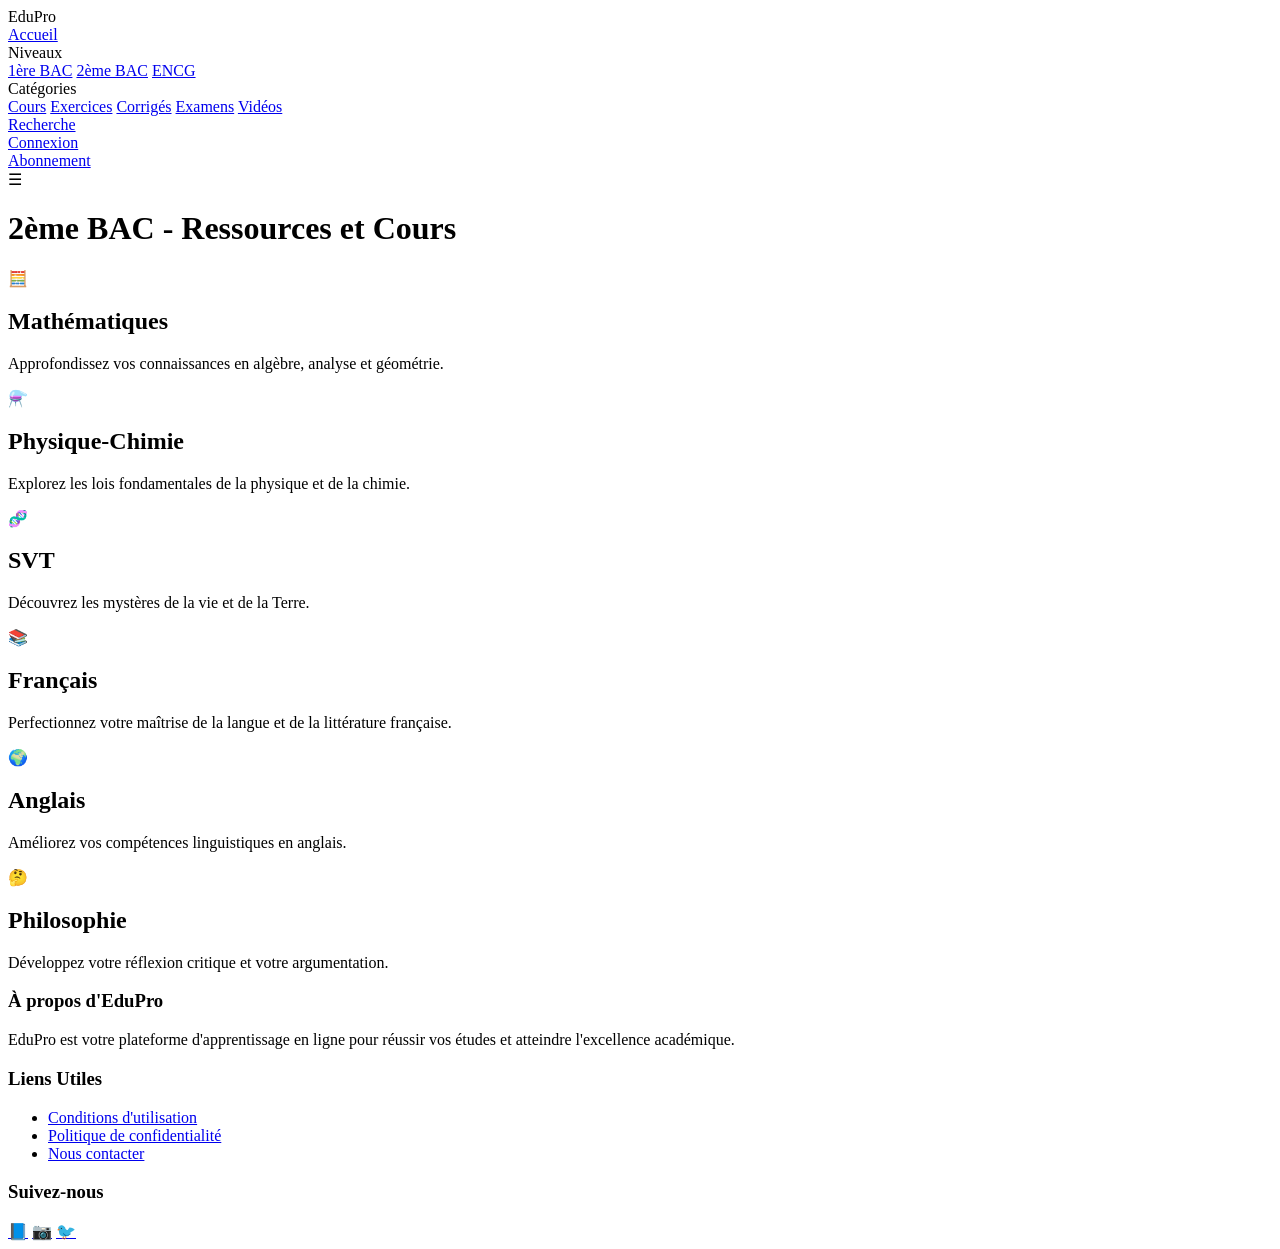
<file: niveau-programme-2bac.html>
<html lang="fr"><head><base href="https://fourou-shop.websim.ai/niveaux/2bac">
<title>EduPro - 2ème BAC</title>
<link rel="stylesheet" href="css/style.css">
</head>
<body>
  <header>
    <nav class="container">
      <div class="logo">EduPro</div>
      <div class="menu">
        <div class="menu-item">
          <a href="/">Accueil</a>
        </div>
        <div class="menu-item">
          Niveaux
          <div class="dropdown">
            <a href="/niveaux/1bac">1ère BAC</a>
            <a href="/niveaux/2bac">2ème BAC</a>
            <a href="/niveaux/encg">ENCG</a>
          </div>
        </div>
        <div class="menu-item">
          Catégories
          <div class="dropdown">
            <a href="/categories/cours">Cours</a>
            <a href="/categories/exercices">Exercices</a>
            <a href="/categories/corriges">Corrigés</a>
            <a href="/categories/examens">Examens</a>
            <a href="/categories/videos">Vidéos</a>
          </div>
        </div>
        <div class="menu-item">
          <a href="/recherche">Recherche</a>
        </div>
        <div class="menu-item" id="userMenu">
          <a href="/connexion">Connexion</a>
        </div>
      </div>
      <a href="/abonnement" class="subscription-btn">Abonnement</a>
      <div class="mobile-menu-toggle">☰</div>
    </nav>
  </header>

  <main class="container">
    <h1 class="page-title">2ème BAC - Ressources et Cours</h1>
    
    <div class="subjects-grid">
      <div class="subject-card" onclick="location.href='/niveaux/2bac/mathematiques'">
        <div class="subject-icon">🧮</div>
        <h2 class="subject-title">Mathématiques</h2>
        <p class="subject-description">Approfondissez vos connaissances en algèbre, analyse et géométrie.</p>
      </div>
      
      <div class="subject-card" onclick="location.href='/niveaux/2bac/physique-chimie'">
        <div class="subject-icon">⚗️</div>
        <h2 class="subject-title">Physique-Chimie</h2>
        <p class="subject-description">Explorez les lois fondamentales de la physique et de la chimie.</p>
      </div>
      
      <div class="subject-card" onclick="location.href='/niveaux/2bac/svt'">
        <div class="subject-icon">🧬</div>
        <h2 class="subject-title">SVT</h2>
        <p class="subject-description">Découvrez les mystères de la vie et de la Terre.</p>
      </div>
      
      <div class="subject-card" onclick="location.href='/niveaux/2bac/francais'">
        <div class="subject-icon">📚</div>
        <h2 class="subject-title">Français</h2>
        <p class="subject-description">Perfectionnez votre maîtrise de la langue et de la littérature française.</p>
      </div>
      
      <div class="subject-card" onclick="location.href='/niveaux/2bac/anglais'">
        <div class="subject-icon">🌍</div>
        <h2 class="subject-title">Anglais</h2>
        <p class="subject-description">Améliorez vos compétences linguistiques en anglais.</p>
      </div>
      
      <div class="subject-card" onclick="location.href='/niveaux/2bac/philosophie'">
        <div class="subject-icon">🤔</div>
        <h2 class="subject-title">Philosophie</h2>
        <p class="subject-description">Développez votre réflexion critique et votre argumentation.</p>
      </div>
    </div>
  </main>

  <footer>
    <div class="container footer-content">
      <div class="footer-section">
        <h3>À propos d'EduPro</h3>
        <p>EduPro est votre plateforme d'apprentissage en ligne pour réussir vos études et atteindre l'excellence académique.</p>
      </div>
      <div class="footer-section">
        <h3>Liens Utiles</h3>
        <ul>
          <li><a href="/conditions">Conditions d'utilisation</a></li>
          <li><a href="/confidentialite">Politique de confidentialité</a></li>
          <li><a href="/contact">Nous contacter</a></li>
        </ul>
      </div>
      <div class="footer-section">
        <h3>Suivez-nous</h3>
        <div class="social-icons">
          <a href="https://facebook.com/eduPro" target="_blank">📘</a>
          <a href="https://instagram.com/edu_pro" target="_blank">📷</a>
          <a href="https://twitter.com/eduPro" target="_blank">🐦</a>
        </div>
      </div>
    </div>
  </footer>

  <script>
    // Mobile menu toggle
    const mobileMenuToggle = document.querySelector('.mobile-menu-toggle');
    const menu = document.querySelector('.menu');

    mobileMenuToggle.addEventListener('click', () => {
      menu.classList.toggle('active'); // Updated line
    });

    // User authentication simulation
    let isLoggedIn = false;

    function updateUserMenu() {
      const userMenu = document.getElementById('userMenu');
      if (isLoggedIn) {
        userMenu.innerHTML = '<a href="/profil">Mon Profil</a>';
      } else {
        userMenu.innerHTML = '<a href="/connexion">Connexion</a>';
      }
    }

    // Call this function to update the menu when the user logs in or out
    updateUserMenu();

    // Simulated login function (for demonstration purposes)
    function simulateLogin() {
      isLoggedIn = true;
      updateUserMenu();
      alert('Vous êtes maintenant connecté !');
    }

    // Add this line to simulate login when clicking on the login link
    document.querySelector('#userMenu a').addEventListener('click', (e) => {
      if (!isLoggedIn) {
        e.preventDefault();
        simulateLogin();
      }
    });
  </script>
</body></html>
</file>
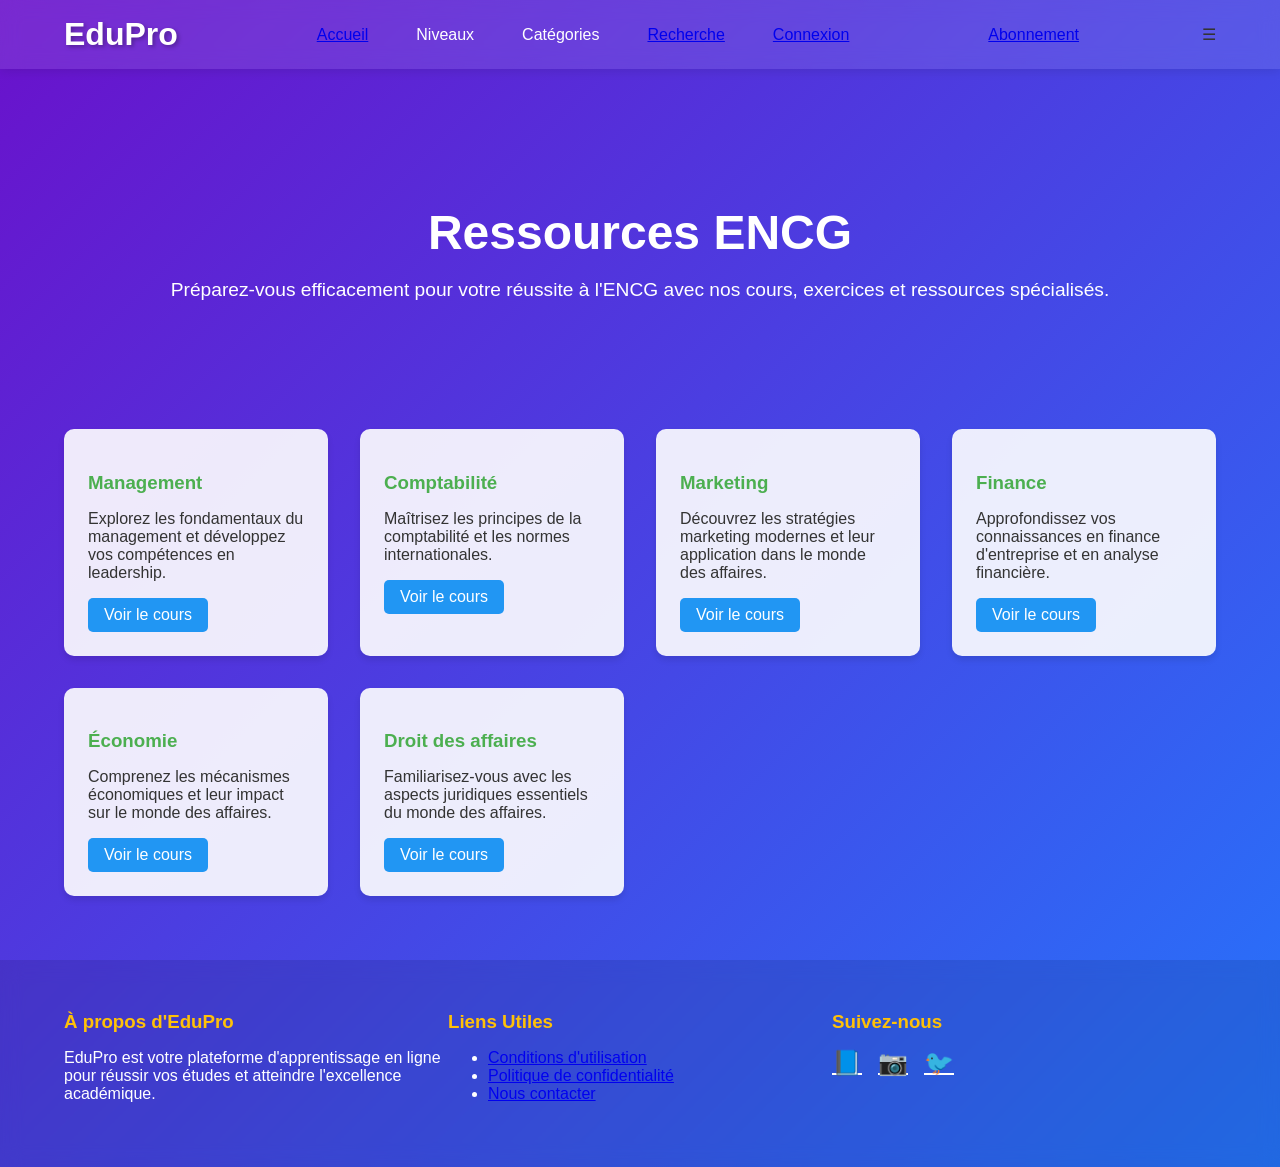
<file: NIVEAU-Ressources ENCG.html>
<html><head><base href="https://fourou-shop.websim.ai/niveaux/encg">
<title>EduPro - ENCG</title>
<style>
:root {
  --primary-color: #4CAF50;
  --secondary-color: #FFC107;
  --accent-color: #2196F3;
  --text-color: #333333;
  --background-color: #F5F5F5;
  --gradient-start: #6A11CB;
  --gradient-end: #2575FC;
}

body {
  font-family: 'Roboto', sans-serif;
  background: linear-gradient(135deg, var(--gradient-start), var(--gradient-end));
  color: var(--text-color);
  margin: 0;
  padding: 0;
  min-height: 100vh;
  display: flex;
  flex-direction: column;
}

.container {
  width: 90%;
  max-width: 1200px;
  margin: 0 auto;
}

header {
  background: rgba(255, 255, 255, 0.1);
  backdrop-filter: blur(10px);
  position: sticky;
  top: 0;
  z-index: 1000;
  box-shadow: 0 2px 10px rgba(0,0,0,0.1);
}

nav {
  display: flex;
  justify-content: space-between;
  align-items: center;
  padding: 1rem 0;
}

.logo {
  font-size: 2rem;
  font-weight: bold;
  color: white;
  text-shadow: 2px 2px 4px rgba(0,0,0,0.3);
}

.menu {
  display: flex;
  gap: 1rem;
}

.menu-item {
  position: relative;
  padding: 0.5rem 1rem;
  cursor: pointer;
  transition: all 0.3s ease;
  color: white;
}

.menu-item:hover {
  background-color: rgba(255,255,255,0.2);
  border-radius: 5px;
}

.dropdown {
  position: absolute;
  top: 100%;
  left: 0;
  background: rgba(255, 255, 255, 0.9);
  backdrop-filter: blur(10px);
  min-width: 150px;
  border-radius: 5px;
  display: none;
  box-shadow: 0 2px 10px rgba(0,0,0,0.1);
}

.menu-item:hover .dropdown {
  display: block;
}

.dropdown a {
  display: block;
  padding: 0.5rem 1rem;
  color: var(--text-color);
  text-decoration: none;
}

.dropdown a:hover {
  background: rgba(0,0,0,0.1);
}

main {
  flex-grow: 1;
  padding: 2rem 0;
}

.encg-hero {
  text-align: center;
  color: white;
  padding: 4rem 0;
}

.encg-hero h1 {
  font-size: 3rem;
  margin-bottom: 1rem;
}

.encg-hero p {
  font-size: 1.2rem;
  margin-bottom: 2rem;
}

.course-grid {
  display: grid;
  grid-template-columns: repeat(auto-fit, minmax(250px, 1fr));
  gap: 2rem;
  margin-top: 2rem;
}

.course-card {
  background-color: rgba(255, 255, 255, 0.9);
  border-radius: 10px;
  padding: 1.5rem;
  box-shadow: 0 4px 6px rgba(0, 0, 0, 0.1);
  transition: transform 0.3s ease;
}

.course-card:hover {
  transform: translateY(-5px);
}

.course-card h3 {
  color: var(--primary-color);
  margin-bottom: 1rem;
}

.course-card p {
  margin-bottom: 1rem;
}

.btn {
  display: inline-block;
  padding: 0.5rem 1rem;
  background-color: var(--accent-color);
  color: white;
  text-decoration: none;
  border-radius: 5px;
  transition: background-color 0.3s ease;
}

.btn:hover {
  background-color: #1976D2;
}

footer {
  background: rgba(0, 0, 0, 0.1);
  backdrop-filter: blur(10px);
  padding: 2rem 0;
  margin-top: 2rem;
  color: white;
}

.footer-content {
  display: flex;
  justify-content: space-between;
  flex-wrap: wrap;
}

.footer-section {
  flex: 1;
  min-width: 200px;
  margin-bottom: 1rem;
}

.footer-section h3 {
  margin-bottom: 1rem;
  color: var(--secondary-color);
}

.social-icons {
  display: flex;
  gap: 1rem;
}

.social-icons a {
  color: white;
  font-size: 1.5rem;
  transition: color 0.3s ease;
}

.social-icons a:hover {
  color: var(--secondary-color);
}

@media (max-width: 768px) {
  .menu {
    display: none;
  }
  
  .mobile-menu-toggle {
    display: block;
    font-size: 1.5rem;
    cursor: pointer;
    color: white;
  }
}
</style>
</head>
<body>
  <header>
    <nav class="container">
      <div class="logo">EduPro</div>
      <div class="menu">
        <div class="menu-item">
          <a href="/">Accueil</a>
        </div>
        <div class="menu-item">
          Niveaux
          <div class="dropdown">
            <a href="/niveaux/1bac">1ère BAC</a>
            <a href="/niveaux/2bac">2ème BAC</a>
            <a href="/niveaux/encg">ENCG</a>
          </div>
        </div>
        <div class="menu-item">
          Catégories
          <div class="dropdown">
            <a href="/categories/cours">Cours</a>
            <a href="/categories/exercices">Exercices</a>
            <a href="/categories/corriges">Corrigés</a>
            <a href="/categories/examens">Examens</a>
            <a href="/categories/videos">Vidéos</a>
          </div>
        </div>
        <div class="menu-item">
          <a href="/recherche">Recherche</a>
        </div>
        <div class="menu-item" id="userMenu">
          <a href="/connexion">Connexion</a>
        </div>
      </div>
      <a href="/abonnement" class="subscription-btn">Abonnement</a>
      <div class="mobile-menu-toggle">☰</div>
    </nav>
  </header>

  <main class="container">
    <section class="encg-hero">
      <h1>Ressources ENCG</h1>
      <p>Préparez-vous efficacement pour votre réussite à l'ENCG avec nos cours, exercices et ressources spécialisés.</p>
    </section>

    <section class="course-grid">
      <div class="course-card">
        <h3>Management</h3>
        <p>Explorez les fondamentaux du management et développez vos compétences en leadership.</p>
        <a href="/cours/encg/management" class="btn">Voir le cours</a>
      </div>
      <div class="course-card">
        <h3>Comptabilité</h3>
        <p>Maîtrisez les principes de la comptabilité et les normes internationales.</p>
        <a href="/cours/encg/comptabilite" class="btn">Voir le cours</a>
      </div>
      <div class="course-card">
        <h3>Marketing</h3>
        <p>Découvrez les stratégies marketing modernes et leur application dans le monde des affaires.</p>
        <a href="/cours/encg/marketing" class="btn">Voir le cours</a>
      </div>
      <div class="course-card">
        <h3>Finance</h3>
        <p>Approfondissez vos connaissances en finance d'entreprise et en analyse financière.</p>
        <a href="/cours/encg/finance" class="btn">Voir le cours</a>
      </div>
      <div class="course-card">
        <h3>Économie</h3>
        <p>Comprenez les mécanismes économiques et leur impact sur le monde des affaires.</p>
        <a href="/cours/encg/economie" class="btn">Voir le cours</a>
      </div>
      <div class="course-card">
        <h3>Droit des affaires</h3>
        <p>Familiarisez-vous avec les aspects juridiques essentiels du monde des affaires.</p>
        <a href="/cours/encg/droit-affaires" class="btn">Voir le cours</a>
      </div>
    </section>
  </main>

  <footer>
    <div class="container footer-content">
      <div class="footer-section">
        <h3>À propos d'EduPro</h3>
        <p>EduPro est votre plateforme d'apprentissage en ligne pour réussir vos études et atteindre l'excellence académique.</p>
      </div>
      <div class="footer-section">
        <h3>Liens Utiles</h3>
        <ul>
          <li><a href="/conditions">Conditions d'utilisation</a></li>
          <li><a href="/confidentialite">Politique de confidentialité</a></li>
          <li><a href="/contact">Nous contacter</a></li>
        </ul>
      </div>
      <div class="footer-section">
        <h3>Suivez-nous</h3>
        <div class="social-icons">
          <a href="https://facebook.com/eduPro" target="_blank">📘</a>
          <a href="https://instagram.com/edu_pro" target="_blank">📷</a>
          <a href="https://twitter.com/eduPro" target="_blank">🐦</a>
        </div>
      </div>
    </div>
  </footer>

  <script>
    // Mobile menu toggle
    const mobileMenuToggle = document.querySelector('.mobile-menu-toggle');
    const menu = document.querySelector('.menu');

    mobileMenuToggle.addEventListener('click', () => {
      menu.style.display = menu.style.display === 'flex' ? 'none' : 'flex';
    });

    // User authentication simulation
    let isLoggedIn = false;

    function updateUserMenu() {
      const userMenu = document.getElementById('userMenu');
      if (isLoggedIn) {
        userMenu.innerHTML = '<a href="/profil">Mon Profil</a>';
      } else {
        userMenu.innerHTML = '<a href="/connexion">Connexion</a>';
      }
    }

    // Call this function to update the menu when the user logs in or out
    updateUserMenu();

    // Simulated login function (for demonstration purposes)
    function simulateLogin() {
      isLoggedIn = true;
      updateUserMenu();
      alert('Vous êtes maintenant connecté !');
    }

    // Add this line to simulate login when clicking on the login link
    document.querySelector('#userMenu a').addEventListener('click', (e) => {
      if (!isLoggedIn) {
        e.preventDefault();
        simulateLogin();
      }
    });
  </script>
</body></html>
</file>
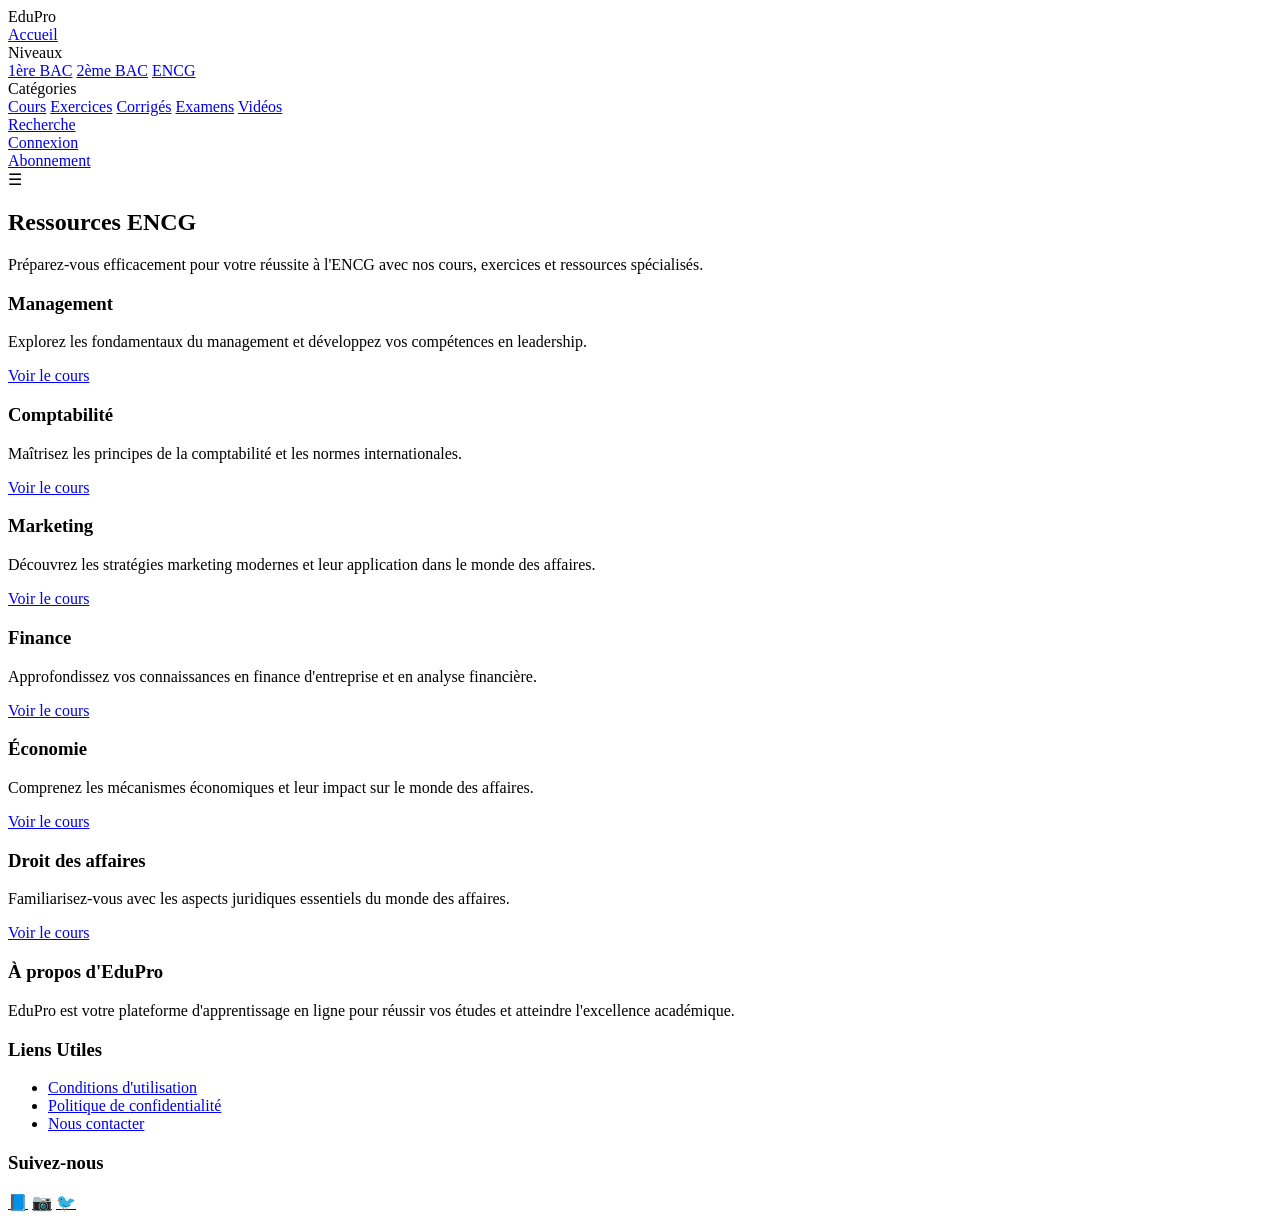
<file: niveau-ressources-encg.html>
<html lang="fr"><head><base href="https://fourou-shop.websim.ai/niveaux/encg">
<title>EduPro - ENCG</title>
<link rel="stylesheet" href="css/style.css">
</head>
<body>
  <header>
    <nav class="container">
      <div class="logo">EduPro</div>
      <div class="menu">
        <div class="menu-item">
          <a href="/">Accueil</a>
        </div>
        <div class="menu-item">
          Niveaux
          <div class="dropdown">
            <a href="/niveaux/1bac">1ère BAC</a>
            <a href="/niveaux/2bac">2ème BAC</a>
            <a href="/niveaux/encg">ENCG</a>
          </div>
        </div>
        <div class="menu-item">
          Catégories
          <div class="dropdown">
            <a href="/categories/cours">Cours</a>
            <a href="/categories/exercices">Exercices</a>
            <a href="/categories/corriges">Corrigés</a>
            <a href="/categories/examens">Examens</a>
            <a href="/categories/videos">Vidéos</a>
          </div>
        </div>
        <div class="menu-item">
          <a href="/recherche">Recherche</a>
        </div>
        <div class="menu-item" id="userMenu">
          <a href="/connexion">Connexion</a>
        </div>
      </div>
      <a href="/abonnement" class="subscription-btn">Abonnement</a>
      <div class="mobile-menu-toggle">☰</div>
    </nav>
  </header>

  <main class="container">
    <section class="encg-hero">
      <h1>Ressources ENCG</h1>
      <p>Préparez-vous efficacement pour votre réussite à l'ENCG avec nos cours, exercices et ressources spécialisés.</p>
    </section>

    <section class="course-grid">
      <div class="course-card">
        <h3>Management</h3>
        <p>Explorez les fondamentaux du management et développez vos compétences en leadership.</p>
        <a href="/cours/encg/management" class="btn">Voir le cours</a>
      </div>
      <div class="course-card">
        <h3>Comptabilité</h3>
        <p>Maîtrisez les principes de la comptabilité et les normes internationales.</p>
        <a href="/cours/encg/comptabilite" class="btn">Voir le cours</a>
      </div>
      <div class="course-card">
        <h3>Marketing</h3>
        <p>Découvrez les stratégies marketing modernes et leur application dans le monde des affaires.</p>
        <a href="/cours/encg/marketing" class="btn">Voir le cours</a>
      </div>
      <div class="course-card">
        <h3>Finance</h3>
        <p>Approfondissez vos connaissances en finance d'entreprise et en analyse financière.</p>
        <a href="/cours/encg/finance" class="btn">Voir le cours</a>
      </div>
      <div class="course-card">
        <h3>Économie</h3>
        <p>Comprenez les mécanismes économiques et leur impact sur le monde des affaires.</p>
        <a href="/cours/encg/economie" class="btn">Voir le cours</a>
      </div>
      <div class="course-card">
        <h3>Droit des affaires</h3>
        <p>Familiarisez-vous avec les aspects juridiques essentiels du monde des affaires.</p>
        <a href="/cours/encg/droit-affaires" class="btn">Voir le cours</a>
      </div>
    </section>
  </main>

  <footer>
    <div class="container footer-content">
      <div class="footer-section">
        <h3>À propos d'EduPro</h3>
        <p>EduPro est votre plateforme d'apprentissage en ligne pour réussir vos études et atteindre l'excellence académique.</p>
      </div>
      <div class="footer-section">
        <h3>Liens Utiles</h3>
        <ul>
          <li><a href="/conditions">Conditions d'utilisation</a></li>
          <li><a href="/confidentialite">Politique de confidentialité</a></li>
          <li><a href="/contact">Nous contacter</a></li>
        </ul>
      </div>
      <div class="footer-section">
        <h3>Suivez-nous</h3>
        <div class="social-icons">
          <a href="https://facebook.com/eduPro" target="_blank">📘</a>
          <a href="https://instagram.com/edu_pro" target="_blank">📷</a>
          <a href="https://twitter.com/eduPro" target="_blank">🐦</a>
        </div>
      </div>
    </div>
  </footer>

  <script>
    // Mobile menu toggle
    const mobileMenuToggle = document.querySelector('.mobile-menu-toggle');
    const menu = document.querySelector('.menu');

    mobileMenuToggle.addEventListener('click', () => {
      menu.classList.toggle('active'); // Updated line
    });

    // User authentication simulation
    let isLoggedIn = false;

    function updateUserMenu() {
      const userMenu = document.getElementById('userMenu');
      if (isLoggedIn) {
        userMenu.innerHTML = '<a href="/profil">Mon Profil</a>';
      } else {
        userMenu.innerHTML = '<a href="/connexion">Connexion</a>';
      }
    }

    // Call this function to update the menu when the user logs in or out
    updateUserMenu();

    // Simulated login function (for demonstration purposes)
    function simulateLogin() {
      isLoggedIn = true;
      updateUserMenu();
      alert('Vous êtes maintenant connecté !');
    }

    // Add this line to simulate login when clicking on the login link
    document.querySelector('#userMenu a').addEventListener('click', (e) => {
      if (!isLoggedIn) {
        e.preventDefault();
        simulateLogin();
      }
    });
  </script>
</body></html>
</file>
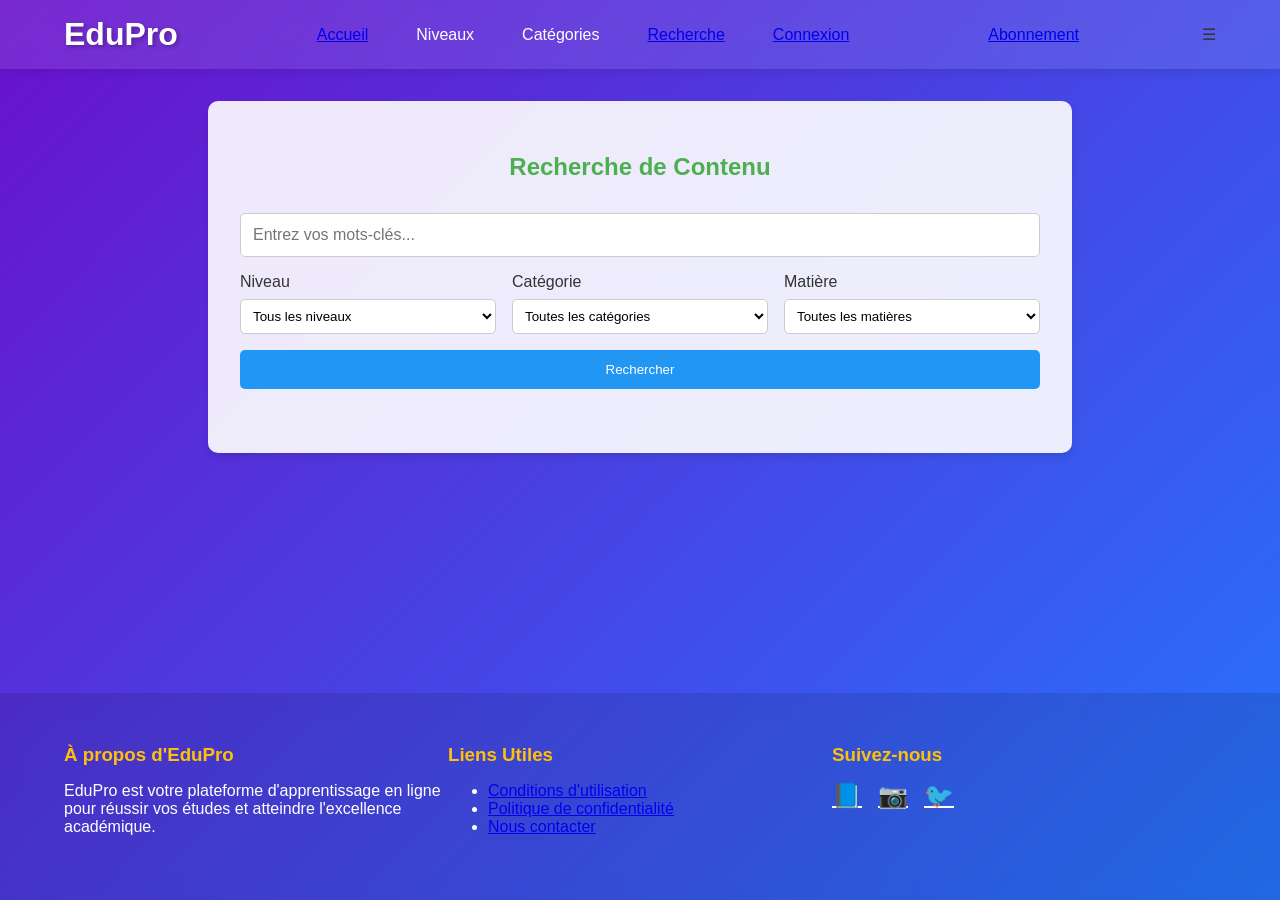
<file: page de recherche.html>
<html><head><base href="https://fourou-shop.websim.ai/recherche">
<title>EduPro - Recherche</title>
<style>
:root {
  --primary-color: #4CAF50;
  --secondary-color: #FFC107;
  --accent-color: #2196F3;
  --text-color: #333333;
  --background-color: #F5F5F5;
  --gradient-start: #6A11CB;
  --gradient-end: #2575FC;
}

body {
  font-family: 'Roboto', sans-serif;
  background: linear-gradient(135deg, var(--gradient-start), var(--gradient-end));
  color: var(--text-color);
  margin: 0;
  padding: 0;
  min-height: 100vh;
  display: flex;
  flex-direction: column;
}

.container {
  width: 90%;
  max-width: 1200px;
  margin: 0 auto;
}

header {
  background: rgba(255, 255, 255, 0.1);
  backdrop-filter: blur(10px);
  position: sticky;
  top: 0;
  z-index: 1000;
  box-shadow: 0 2px 10px rgba(0,0,0,0.1);
}

nav {
  display: flex;
  justify-content: space-between;
  align-items: center;
  padding: 1rem 0;
}

.logo {
  font-size: 2rem;
  font-weight: bold;
  color: white;
  text-shadow: 2px 2px 4px rgba(0,0,0,0.3);
}

.menu {
  display: flex;
  gap: 1rem;
}

.menu-item {
  position: relative;
  padding: 0.5rem 1rem;
  cursor: pointer;
  transition: all 0.3s ease;
  color: white;
}

.menu-item:hover {
  background-color: rgba(255,255,255,0.2);
  border-radius: 5px;
}

.dropdown {
  position: absolute;
  top: 100%;
  left: 0;
  background: rgba(255, 255, 255, 0.9);
  backdrop-filter: blur(10px);
  min-width: 150px;
  border-radius: 5px;
  display: none;
  box-shadow: 0 2px 10px rgba(0,0,0,0.1);
}

.menu-item:hover .dropdown {
  display: block;
}

.dropdown a {
  display: block;
  padding: 0.5rem 1rem;
  color: var(--text-color);
  text-decoration: none;
}

.dropdown a:hover {
  background: rgba(0,0,0,0.1);
}

main {
  flex-grow: 1;
  padding: 2rem 0;
}

.search-section {
  background-color: rgba(255, 255, 255, 0.9);
  border-radius: 10px;
  padding: 2rem;
  box-shadow: 0 4px 6px rgba(0, 0, 0, 0.1);
  max-width: 800px;
  margin: 0 auto;
}

.search-section h1 {
  color: var(--primary-color);
  text-align: center;
  margin-bottom: 2rem;
}

.search-form {
  display: flex;
  flex-direction: column;
  gap: 1rem;
}

.search-input {
  padding: 0.75rem;
  border: 1px solid #ccc;
  border-radius: 5px;
  font-size: 1rem;
}

.search-filters {
  display: flex;
  flex-wrap: wrap;
  gap: 1rem;
}

.filter-group {
  flex: 1;
  min-width: 200px;
}

.filter-group label {
  display: block;
  margin-bottom: 0.5rem;
  color: var(--text-color);
}

.filter-group select {
  width: 100%;
  padding: 0.5rem;
  border: 1px solid #ccc;
  border-radius: 5px;
  background-color: white;
}

.search-btn {
  padding: 0.75rem;
  background-color: var(--accent-color);
  color: white;
  border: none;
  border-radius: 5px;
  cursor: pointer;
  transition: background-color 0.3s ease;
}

.search-btn:hover {
  background-color: #1976D2;
}

.search-results {
  margin-top: 2rem;
}

.result-item {
  background-color: white;
  border-radius: 5px;
  padding: 1rem;
  margin-bottom: 1rem;
  box-shadow: 0 2px 4px rgba(0,0,0,0.1);
}

.result-item h3 {
  color: var(--accent-color);
  margin-bottom: 0.5rem;
}

.result-item p {
  margin-bottom: 0.5rem;
}

.result-item .meta {
  font-size: 0.9rem;
  color: #666;
}

footer {
  background: rgba(0, 0, 0, 0.1);
  backdrop-filter: blur(10px);
  padding: 2rem 0;
  margin-top: 2rem;
  color: white;
}

.footer-content {
  display: flex;
  justify-content: space-between;
  flex-wrap: wrap;
}

.footer-section {
  flex: 1;
  min-width: 200px;
  margin-bottom: 1rem;
}

.footer-section h3 {
  margin-bottom: 1rem;
  color: var(--secondary-color);
}

.social-icons {
  display: flex;
  gap: 1rem;
}

.social-icons a {
  color: white;
  font-size: 1.5rem;
  transition: color 0.3s ease;
}

.social-icons a:hover {
  color: var(--secondary-color);
}

@media (max-width: 768px) {
  .menu {
    display: none;
  }
  
  .mobile-menu-toggle {
    display: block;
    font-size: 1.5rem;
    cursor: pointer;
    color: white;
  }
  
  .footer-content {
    flex-direction: column;
  }

  .search-filters {
    flex-direction: column;
  }
}
</style>
</head>
<body>
  <header>
    <nav class="container">
      <div class="logo">EduPro</div>
      <div class="menu">
        <div class="menu-item">
          <a href="/">Accueil</a>
        </div>
        <div class="menu-item">
          Niveaux
          <div class="dropdown">
            <a href="/niveaux/1bac">1ère BAC</a>
            <a href="/niveaux/2bac">2ème BAC</a>
            <a href="/niveaux/encg">ENCG</a>
          </div>
        </div>
        <div class="menu-item">
          Catégories
          <div class="dropdown">
            <a href="/categories/cours">Cours</a>
            <a href="/categories/exercices">Exercices</a>
            <a href="/categories/corriges">Corrigés</a>
            <a href="/categories/examens">Examens</a>
            <a href="/categories/videos">Vidéos</a>
          </div>
        </div>
        <div class="menu-item">
          <a href="/recherche">Recherche</a>
        </div>
        <div class="menu-item" id="userMenu">
          <a href="/connexion">Connexion</a>
        </div>
      </div>
      <a href="/abonnement" class="subscription-btn">Abonnement</a>
      <div class="mobile-menu-toggle">☰</div>
    </nav>
  </header>

  <main class="container">
    <section class="search-section">
      <h1>Recherche de Contenu</h1>
      <form class="search-form" id="searchForm">
        <input type="text" class="search-input" placeholder="Entrez vos mots-clés..." id="searchInput">
        <div class="search-filters">
          <div class="filter-group">
            <label for="niveau">Niveau</label>
            <select id="niveau">
              <option value="">Tous les niveaux</option>
              <option value="1bac">1ère BAC</option>
              <option value="2bac">2ème BAC</option>
              <option value="encg">ENCG</option>
            </select>
          </div>
          <div class="filter-group">
            <label for="categorie">Catégorie</label>
            <select id="categorie">
              <option value="">Toutes les catégories</option>
              <option value="cours">Cours</option>
              <option value="exercices">Exercices</option>
              <option value="corriges">Corrigés</option>
              <option value="examens">Examens</option>
              <option value="videos">Vidéos</option>
            </select>
          </div>
          <div class="filter-group">
            <label for="matiere">Matière</label>
            <select id="matiere">
              <option value="">Toutes les matières</option>
              <option value="maths">Mathématiques</option>
              <option value="physique">Physique</option>
              <option value="svt">SVT</option>
              <option value="francais">Français</option>
              <option value="anglais">Anglais</option>
            </select>
          </div>
        </div>
        <button type="submit" class="search-btn">Rechercher</button>
      </form>
      <div class="search-results" id="searchResults">
        <!-- Les résultats de recherche seront insérés ici dynamiquement -->
      </div>
    </section>
  </main>

  <footer>
    <div class="container footer-content">
      <div class="footer-section">
        <h3>À propos d'EduPro</h3>
        <p>EduPro est votre plateforme d'apprentissage en ligne pour réussir vos études et atteindre l'excellence académique.</p>
      </div>
      <div class="footer-section">
        <h3>Liens Utiles</h3>
        <ul>
          <li><a href="/conditions">Conditions d'utilisation</a></li>
          <li><a href="/confidentialite">Politique de confidentialité</a></li>
          <li><a href="/contact">Nous contacter</a></li>
        </ul>
      </div>
      <div class="footer-section">
        <h3>Suivez-nous</h3>
        <div class="social-icons">
          <a href="https://facebook.com/eduPro" target="_blank">📘</a>
          <a href="https://instagram.com/edu_pro" target="_blank">📷</a>
          <a href="https://twitter.com/eduPro" target="_blank">🐦</a>
        </div>
      </div>
    </div>
  </footer>

  <script>
    // Simulated search results
    const mockResults = [
      { title: "Cours de Mathématiques - Fonctions", category: "cours", level: "1bac", subject: "maths" },
      { title: "Exercices corrigés de Physique - Mécanique", category: "exercices", level: "2bac", subject: "physique" },
      { title: "Vidéo explicative - La photosynthèse", category: "videos", level: "1bac", subject: "svt" },
      { title: "Examen blanc - Français", category: "examens", level: "2bac", subject: "francais" },
      { title: "Cours d'Anglais - Present Perfect", category: "cours", level: "1bac", subject: "anglais" }
    ];

    document.getElementById('searchForm').addEventListener('submit', function(e) {
      e.preventDefault();
      const searchTerm = document.getElementById('searchInput').value.toLowerCase();
      const niveau = document.getElementById('niveau').value;
      const categorie = document.getElementById('categorie').value;
      const matiere = document.getElementById('matiere').value;

      const filteredResults = mockResults.filter(result => {
        return (searchTerm === '' || result.title.toLowerCase().includes(searchTerm)) &&
               (niveau === '' || result.level === niveau) &&
               (categorie === '' || result.category === categorie) &&
               (matiere === '' || result.subject === matiere);
      });

      displayResults(filteredResults);
    });

    function displayResults(results) {
      const resultsContainer = document.getElementById('searchResults');
      resultsContainer.innerHTML = '';

      if (results.length === 0) {
        resultsContainer.innerHTML = '<p>Aucun résultat trouvé.</p>';
        return;
      }

      results.forEach(result => {
        const resultItem = document.createElement('div');
        resultItem.className = 'result-item';
        resultItem.innerHTML = `
          <h3>${result.title}</h3>
          <p class="meta">Catégorie: ${result.category} | Niveau: ${result.level} | Matière: ${result.subject}</p>
        `;
        resultsContainer.appendChild(resultItem);
      });
    }

    // Mobile menu toggle
    const mobileMenuToggle = document.querySelector('.mobile-menu-toggle');
    const menu = document.querySelector('.menu');

    mobileMenuToggle.addEventListener('click', () => {
      menu.style.display = menu.style.display === 'flex' ? 'none' : 'flex';
    });

    // User authentication simulation
    let isLoggedIn = false;

    function updateUserMenu() {
      const userMenu = document.getElementById('userMenu');
      if (isLoggedIn) {
        userMenu.innerHTML = '<a href="/profil">Mon Profil</a>';
      } else {
        userMenu.innerHTML = '<a href="/connexion">Connexion</a>';
      }
    }

    // Call this function to update the menu when the user logs in or out
    updateUserMenu();
  </script>
</body></html>
</file>
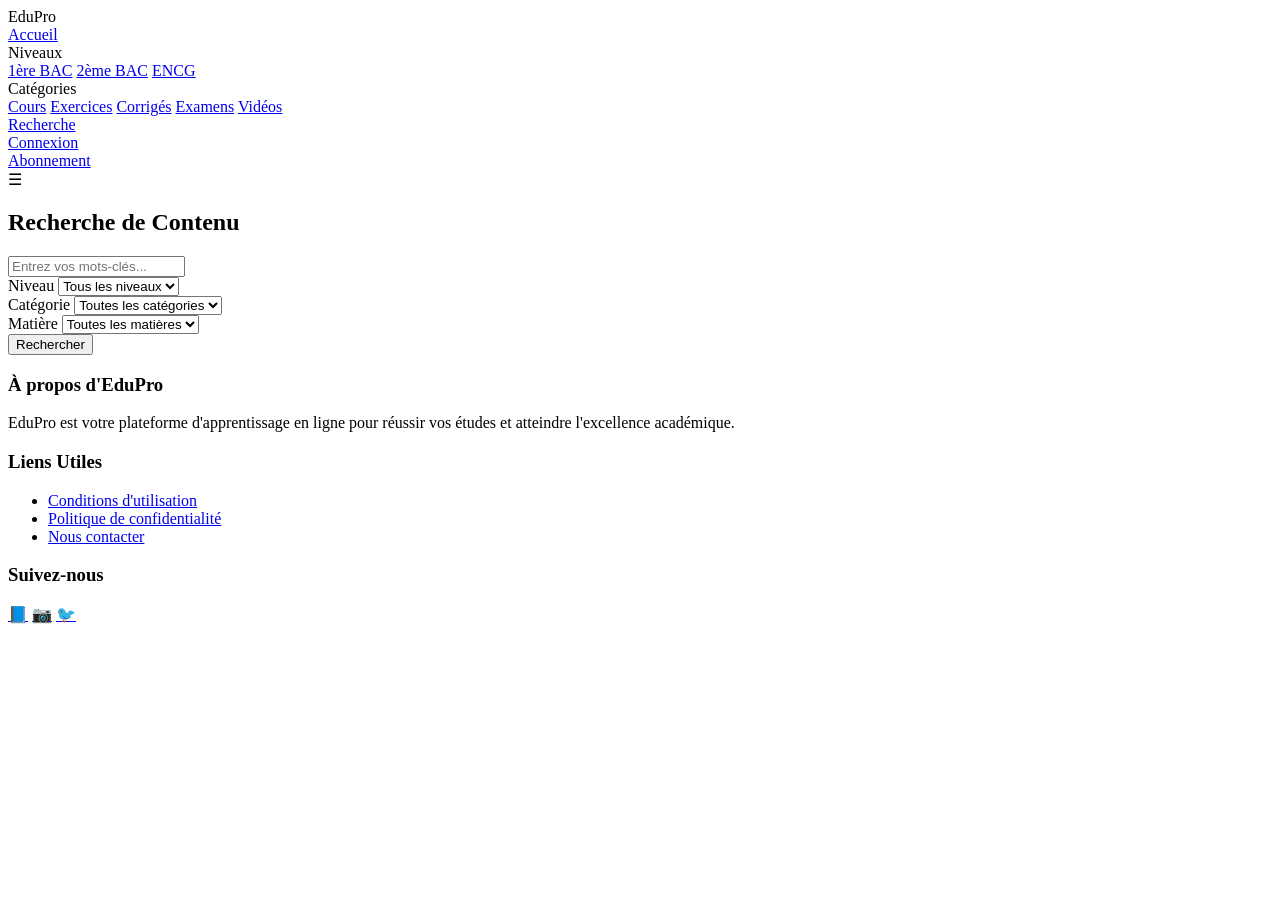
<file: page-recherche.html>
<html lang="fr"><head><base href="https://fourou-shop.websim.ai/recherche">
<title>EduPro - Recherche</title>
<link rel="stylesheet" href="css/style.css">
</head>
<body>
  <header>
    <nav class="container">
      <div class="logo">EduPro</div>
      <div class="menu">
        <div class="menu-item">
          <a href="/">Accueil</a>
        </div>
        <div class="menu-item">
          Niveaux
          <div class="dropdown">
            <a href="/niveaux/1bac">1ère BAC</a>
            <a href="/niveaux/2bac">2ème BAC</a>
            <a href="/niveaux/encg">ENCG</a>
          </div>
        </div>
        <div class="menu-item">
          Catégories
          <div class="dropdown">
            <a href="/categories/cours">Cours</a>
            <a href="/categories/exercices">Exercices</a>
            <a href="/categories/corriges">Corrigés</a>
            <a href="/categories/examens">Examens</a>
            <a href="/categories/videos">Vidéos</a>
          </div>
        </div>
        <div class="menu-item">
          <a href="/recherche">Recherche</a>
        </div>
        <div class="menu-item" id="userMenu">
          <a href="/connexion">Connexion</a>
        </div>
      </div>
      <a href="/abonnement" class="subscription-btn">Abonnement</a>
      <div class="mobile-menu-toggle">☰</div>
    </nav>
  </header>

  <main class="container">
    <section class="search-section">
      <h1>Recherche de Contenu</h1>
      <form class="search-form" id="searchForm">
        <input type="text" class="search-input" placeholder="Entrez vos mots-clés..." id="searchInput">
        <div class="search-filters">
          <div class="filter-group">
            <label for="niveau">Niveau</label>
            <select id="niveau">
              <option value="">Tous les niveaux</option>
              <option value="1bac">1ère BAC</option>
              <option value="2bac">2ème BAC</option>
              <option value="encg">ENCG</option>
            </select>
          </div>
          <div class="filter-group">
            <label for="categorie">Catégorie</label>
            <select id="categorie">
              <option value="">Toutes les catégories</option>
              <option value="cours">Cours</option>
              <option value="exercices">Exercices</option>
              <option value="corriges">Corrigés</option>
              <option value="examens">Examens</option>
              <option value="videos">Vidéos</option>
            </select>
          </div>
          <div class="filter-group">
            <label for="matiere">Matière</label>
            <select id="matiere">
              <option value="">Toutes les matières</option>
              <option value="maths">Mathématiques</option>
              <option value="physique">Physique</option>
              <option value="svt">SVT</option>
              <option value="francais">Français</option>
              <option value="anglais">Anglais</option>
            </select>
          </div>
        </div>
        <button type="submit" class="search-btn">Rechercher</button>
      </form>
      <div class="search-results" id="searchResults">
        <!-- Les résultats de recherche seront insérés ici dynamiquement -->
      </div>
    </section>
  </main>

  <footer>
    <div class="container footer-content">
      <div class="footer-section">
        <h3>À propos d'EduPro</h3>
        <p>EduPro est votre plateforme d'apprentissage en ligne pour réussir vos études et atteindre l'excellence académique.</p>
      </div>
      <div class="footer-section">
        <h3>Liens Utiles</h3>
        <ul>
          <li><a href="/conditions">Conditions d'utilisation</a></li>
          <li><a href="/confidentialite">Politique de confidentialité</a></li>
          <li><a href="/contact">Nous contacter</a></li>
        </ul>
      </div>
      <div class="footer-section">
        <h3>Suivez-nous</h3>
        <div class="social-icons">
          <a href="https://facebook.com/eduPro" target="_blank">📘</a>
          <a href="https://instagram.com/edu_pro" target="_blank">📷</a>
          <a href="https://twitter.com/eduPro" target="_blank">🐦</a>
        </div>
      </div>
    </div>
  </footer>

  <script>
    // Simulated search results
    const mockResults = [
      { title: "Cours de Mathématiques - Fonctions", category: "cours", level: "1bac", subject: "maths" },
      { title: "Exercices corrigés de Physique - Mécanique", category: "exercices", level: "2bac", subject: "physique" },
      { title: "Vidéo explicative - La photosynthèse", category: "videos", level: "1bac", subject: "svt" },
      { title: "Examen blanc - Français", category: "examens", level: "2bac", subject: "francais" },
      { title: "Cours d'Anglais - Present Perfect", category: "cours", level: "1bac", subject: "anglais" }
    ];

    document.getElementById('searchForm').addEventListener('submit', function(e) {
      e.preventDefault();
      const searchTerm = document.getElementById('searchInput').value.toLowerCase();
      const niveau = document.getElementById('niveau').value;
      const categorie = document.getElementById('categorie').value;
      const matiere = document.getElementById('matiere').value;

      const filteredResults = mockResults.filter(result => {
        return (searchTerm === '' || result.title.toLowerCase().includes(searchTerm)) &&
               (niveau === '' || result.level === niveau) &&
               (categorie === '' || result.category === categorie) &&
               (matiere === '' || result.subject === matiere);
      });

      displayResults(filteredResults);
    });

    function displayResults(results) {
      const resultsContainer = document.getElementById('searchResults');
      resultsContainer.innerHTML = '';

      if (results.length === 0) {
        resultsContainer.innerHTML = '<p>Aucun résultat trouvé.</p>';
        return;
      }

      results.forEach(result => {
        const resultItem = document.createElement('div');
        resultItem.className = 'result-item';
        resultItem.innerHTML = `
          <h3>${result.title}</h3>
          <p class="meta">Catégorie: ${result.category} | Niveau: ${result.level} | Matière: ${result.subject}</p>
        `;
        resultsContainer.appendChild(resultItem);
      });
    }

    // Mobile menu toggle
    const mobileMenuToggle = document.querySelector('.mobile-menu-toggle');
    const menu = document.querySelector('.menu');

    mobileMenuToggle.addEventListener('click', () => {
      menu.classList.toggle('active'); // Updated line
    });

    // User authentication simulation
    let isLoggedIn = false;

    function updateUserMenu() {
      const userMenu = document.getElementById('userMenu');
      if (isLoggedIn) {
        userMenu.innerHTML = '<a href="/profil">Mon Profil</a>';
      } else {
        userMenu.innerHTML = '<a href="/connexion">Connexion</a>';
      }
    }

    // Call this function to update the menu when the user logs in or out
    updateUserMenu();
  </script>
</body></html>
</file>
<file: css/style.css>
.menu {
  display: none;
}
.menu.active {
  display: flex;
  flex-direction: column;
}
:root {
  --primary-color: #4CAF50;
  --secondary-color: #FFC107;
  --accent-color: #2196F3;
  --text-color: #333333;
  --background-color: #F5F5F5;
  --gradient-start: #6A11CB;
  --gradient-end: #2575FC;
}

body {
  font-family: 'Roboto', sans-serif;
  background: linear-gradient(135deg, var(--gradient-start), var(--gradient-end));
  color: var(--text-color);
  margin: 0;
  padding: 0;
  min-height: 100vh;
  display: flex;
  flex-direction: column;
}

.container {
  width: 90%;
  max-width: 1200px;
  margin: 0 auto;
}

header {
  background: rgba(255, 255, 255, 0.1);
  backdrop-filter: blur(10px);
  position: sticky;
  top: 0;
  z-index: 1000;
  box-shadow: 0 2px 10px rgba(0,0,0,0.1);
}

nav {
  display: flex;
  justify-content: space-between;
  align-items: center;
  padding: 1rem 0;
}

.logo {
  font-size: 2rem;
  font-weight: bold;
  color: white;
  text-shadow: 2px 2px 4px rgba(0,0,0,0.3);
}

.menu {
  display: flex;
  gap: 1rem;
}

.menu-item {
  position: relative;
  padding: 0.5rem 1rem;
  cursor: pointer;
  transition: all 0.3s ease;
  color: white;
}

.menu-item:hover {
  background-color: rgba(255,255,255,0.2);
  border-radius: 5px;
}

.dropdown {
  position: absolute;
  top: 100%;
  left: 0;
  background: rgba(255, 255, 255, 0.9);
  backdrop-filter: blur(10px);
  min-width: 150px;
  border-radius: 5px;
  display: none;
  box-shadow: 0 2px 10px rgba(0,0,0,0.1);
}

.menu-item:hover .dropdown {
  display: block;
}

.dropdown a {
  display: block;
  padding: 0.5rem 1rem;
  color: var(--text-color);
  text-decoration: none;
}

.dropdown a:hover {
  background: rgba(0,0,0,0.1);
}

.subscription-btn {
  background-color: var(--accent-color);
  color: white;
  padding: 0.5rem 1rem;
  border-radius: 5px;
  text-decoration: none;
  transition: all 0.3s ease;
}

.subscription-btn:hover {
  background-color: #1976D2;
  transform: translateY(-2px);
}

main {
  flex-grow: 1;
  padding: 2rem 0;
}

.welcome-section {
  text-align: center;
  margin-bottom: 2rem;
  color: white;
}

.welcome-section h1 {
  font-size: 3rem;
  margin-bottom: 1rem;
  text-shadow: 2px 2px 4px rgba(0,0,0,0.3);
}

.welcome-section p {
  font-size: 1.2rem;
  max-width: 600px;
  margin: 0 auto;
}

.search-container {
  display: flex;
  margin: 1rem 0;
}

#searchInput {
  flex-grow: 1;
  padding: 0.5rem;
  border: 1px solid var(--accent-color);
  border-radius: 5px 0 0 5px;
}

#searchButton {
  background-color: var(--accent-color);
  color: white;
  border: none;
  padding: 0.5rem 1rem;
  border-radius: 0 5px 5px 0;
  cursor: pointer;
}

.latest-updates {
  margin-bottom: 2rem;
}

.updates-grid {
  display: grid;
  grid-template-columns: repeat(auto-fit, minmax(250px, 1fr));
  gap: 1rem;
}

.featured-content {
  display: grid;
  grid-template-columns: repeat(auto-fit, minmax(300px, 1fr));
  gap: 2rem;
  margin-bottom: 3rem;
}

.content-card {
  background-color: white;
  border-radius: 10px;
  overflow: hidden;
  box-shadow: 0 4px 6px rgba(0, 0, 0, 0.1);
  transition: transform 0.3s ease;
}

.content-card:hover {
  transform: translateY(-5px);
}

.content-card img {
  width: 100%;
  height: 200px;
  object-fit: cover;
}

.content-card-body {
  padding: 1rem;
}

.content-card h3 {
  color: var(--primary-color);
  margin-bottom: 0.5rem;
}

.content-card p {
  color: var(--text-color);
  font-size: 0.9rem;
}

.student-testimonials {
  display: flex;
  justify-content: space-around;
  flex-wrap: wrap;
  gap: 2rem;
  margin-bottom: 3rem;
}

.testimonial {
  background-color: rgba(255, 255, 255, 0.9);
  border-radius: 10px;
  padding: 1rem;
  width: calc(33% - 2rem);
  min-width: 250px;
  box-shadow: 0 4px 6px rgba(0, 0, 0, 0.1);
}

.testimonial img {
  width: 100px;
  height: 100px;
  border-radius: 50%;
  object-fit: cover;
  margin-bottom: 1rem;
}

.testimonial p {
  font-style: italic;
  margin-bottom: 0.5rem;
}

.testimonial .student-name {
  font-weight: bold;
  color: var(--primary-color);
}

footer {
  background: rgba(0, 0, 0, 0.1);
  backdrop-filter: blur(10px);
  padding: 2rem 0;
  margin-top: 2rem;
  color: white;
}

.footer-content {
  display: flex;
  justify-content: space-between;
  flex-wrap: wrap;
}

.footer-section {
  flex: 1;
  min-width: 200px;
  margin-bottom: 1rem;
}

.footer-section h3 {
  margin-bottom: 1rem;
  color: var(--secondary-color);
}

.social-icons {
  display: flex;
  gap: 1rem;
}

.social-icons a {
  color: white;
  font-size: 1.5rem;
  transition: color 0.3s ease;
}

.social-icons a:hover {
  color: var(--secondary-color);
}

@media (max-width: 768px) {
  .menu {
    display: none;
  }
  
  .mobile-menu-toggle {
    display: block;
    font-size: 1.5rem;
    cursor: pointer;
    color: white;
  }
  
  .footer-content {
    flex-direction: column;
  }

  .student-testimonials {
    flex-direction: column;
  }

  .testimonial {
    width: 100%;
  }

  .menu.active .menu-item {
    padding: 0.8rem 1rem; /* Slightly larger vertical padding */
    border-bottom: 1px solid rgba(255,255,255,0.1); /* Optional: separator */
  }
  .menu.active .menu-item:last-child {
    border-bottom: none;
  }
}
</file>
